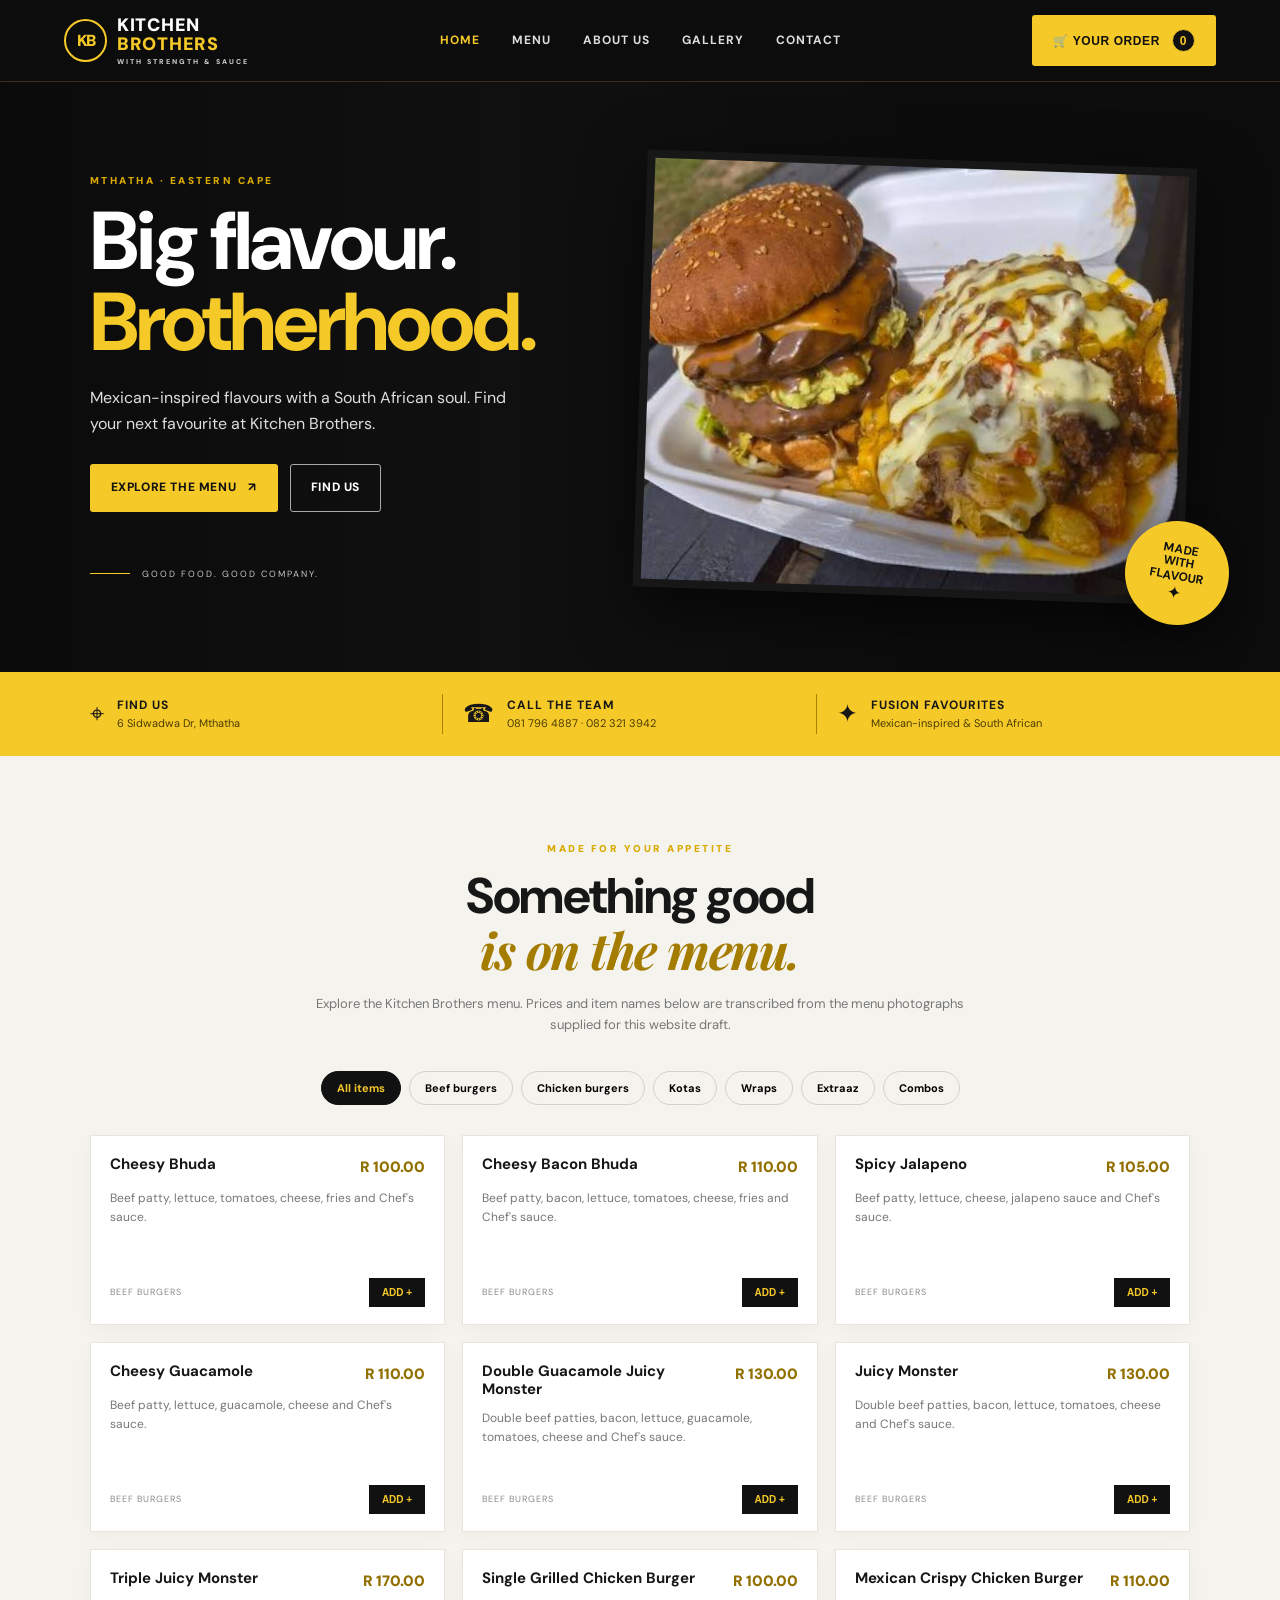
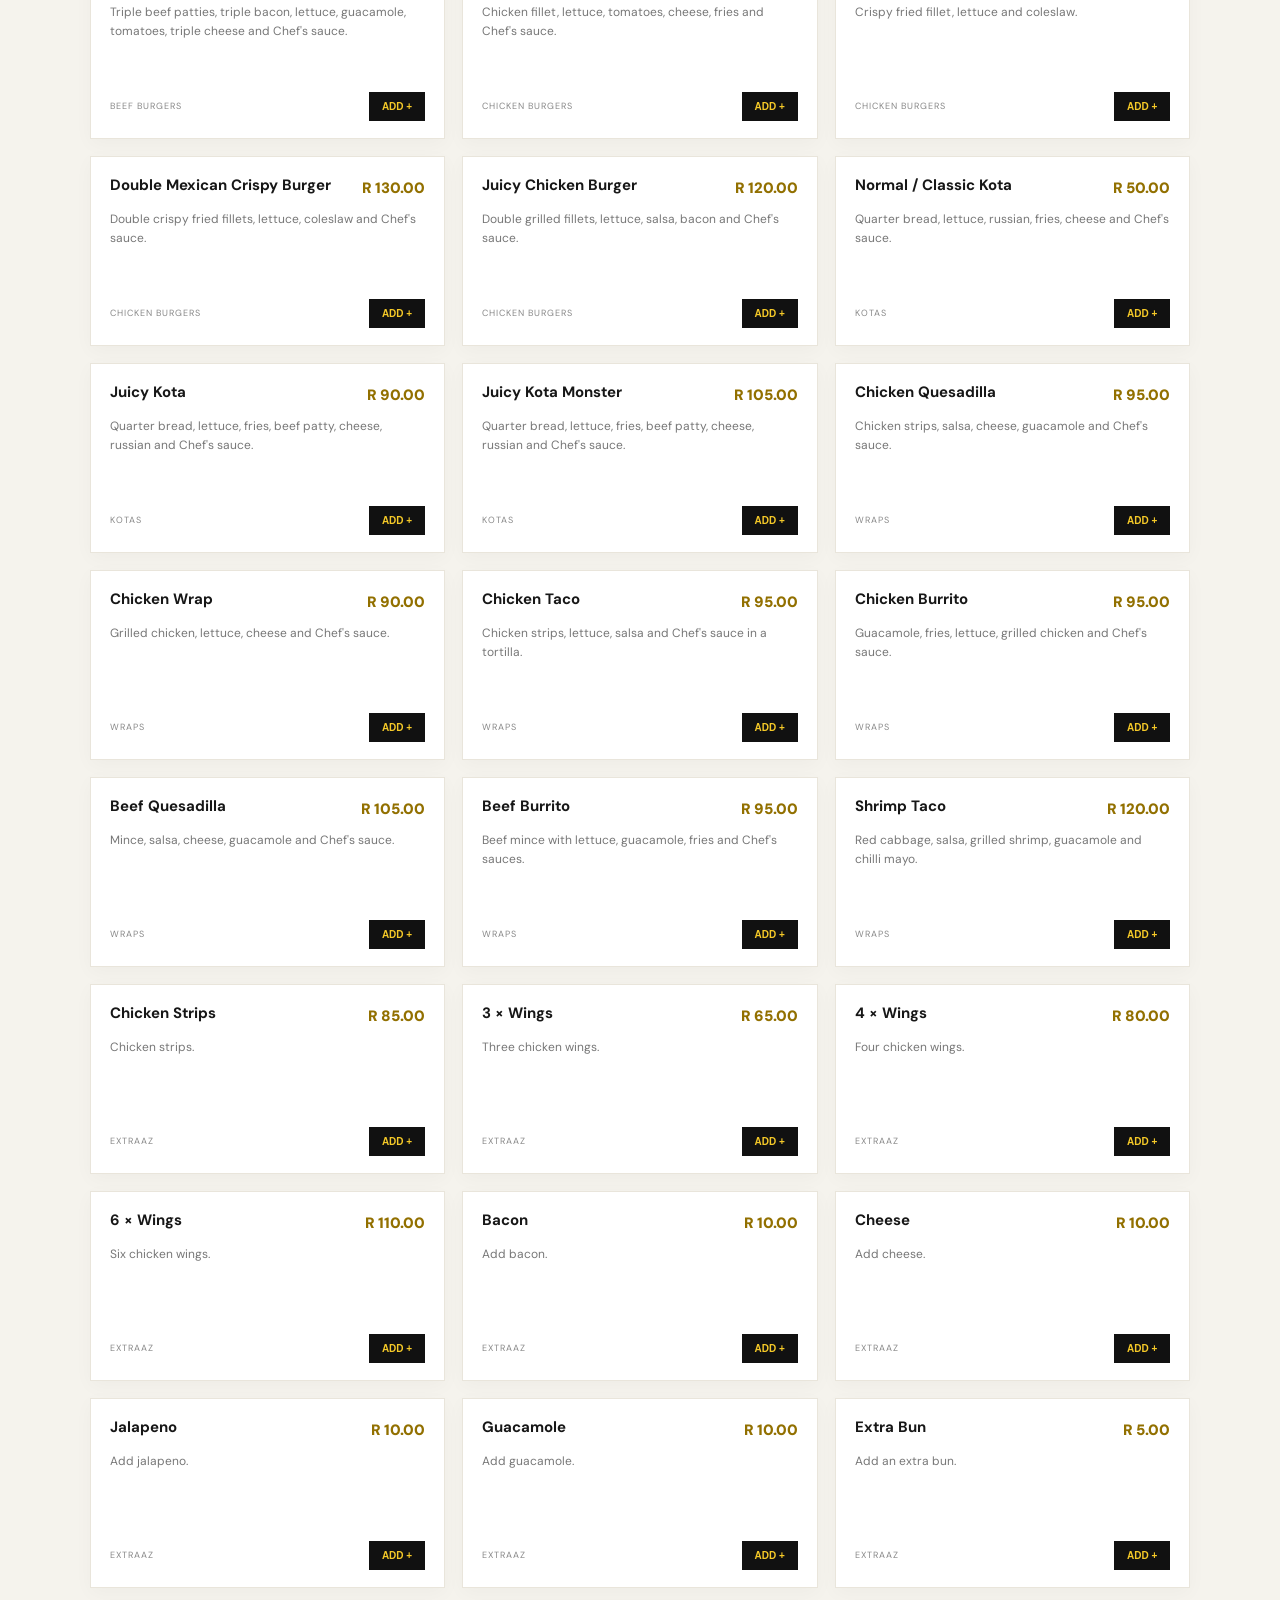
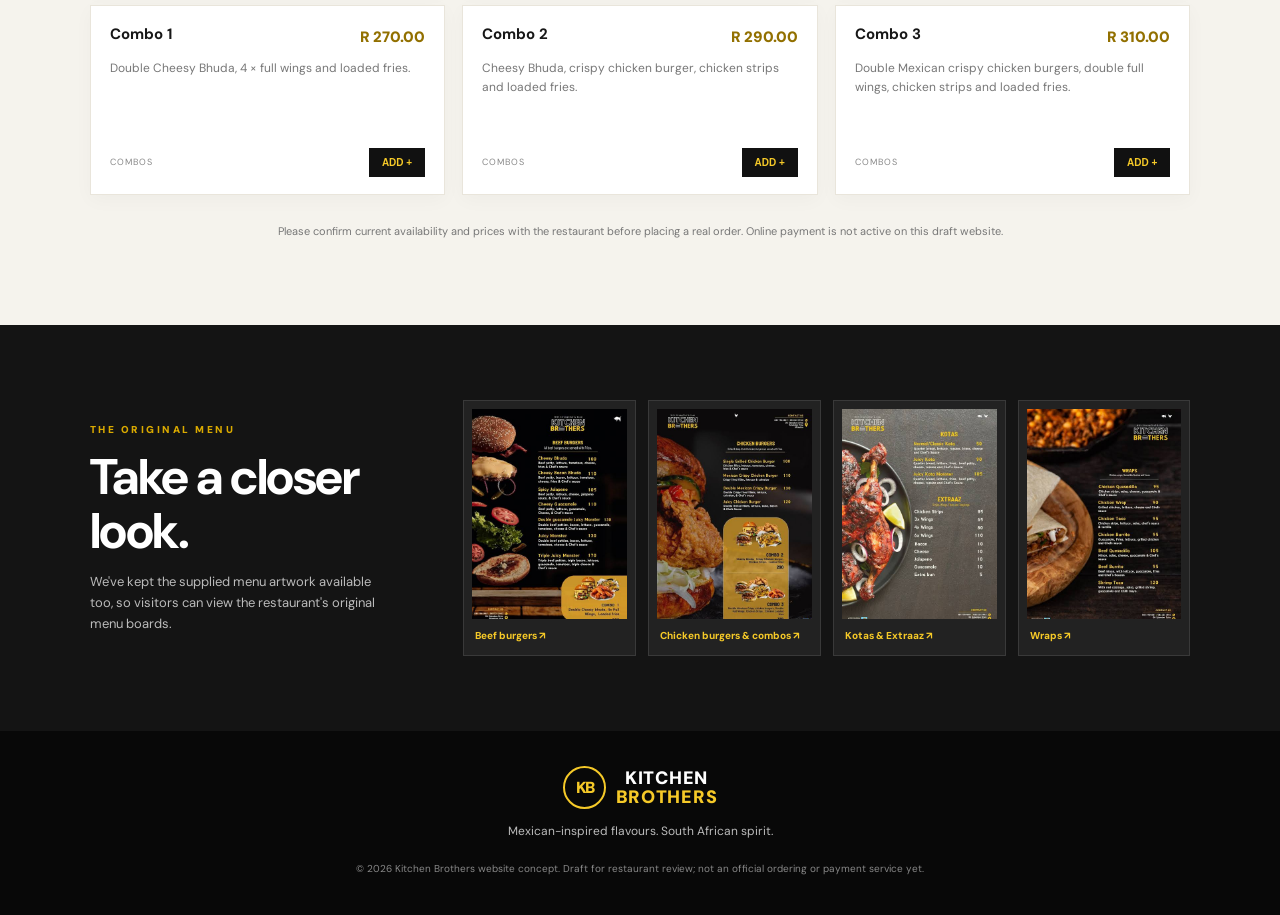
<file: index.html>
<!DOCTYPE html>
<html lang="en">
<head>

  <meta charset="UTF-8">
  <meta name="viewport" content="width=device-width, initial-scale=1.0">
  <meta name="description" content="Kitchen Brothers in Mthatha — Mexican-inspired flavours and South African favourites. Explore the menu and prepare your order online.">
  <meta name="theme-color" content="#111111">
  <meta name="robots" content="index,follow">
  <meta property="og:type" content="website">
  <meta property="og:title" content="Kitchen Brothers | Mthatha">
  <meta property="og:description" content="Mexican-inspired flavours with a South African soul. Explore the Kitchen Brothers menu in Mthatha.">
  <meta property="og:image" content="assets/food-feature.png">

  <link rel="icon" type="image/svg+xml" href="favicon.svg">
  <title>Kitchen Brothers | Burgers, Kotas &amp; Mexican-Inspired Food in Mthatha</title>

  <link rel="preconnect" href="https://fonts.googleapis.com">
  <link rel="preconnect" href="https://fonts.gstatic.com" crossorigin>
  <link href="https://fonts.googleapis.com/css2?family=DM+Sans:wght@400;500;600;700;800&family=Playfair+Display:ital,wght@1,600&display=swap" rel="stylesheet">
  <link rel="stylesheet" href="style.css">

</head>

<body>
<header class="site-header">
  <a class="brand" href="index.html" aria-label="Kitchen Brothers home">
    <span class="brand-mark">KB</span><span class="brand-name">KITCHEN <em>BROTHERS</em><small>WITH STRENGTH &amp; SAUCE</small></span>
  </a>
  <button class="menu-toggle" id="menuToggle" aria-label="Toggle navigation" aria-expanded="false">☰</button>
  <nav class="nav" id="mainNav">
    <a href="index.html" aria-current="page">Home</a>
    <a href="#menu">Menu</a>
    <a href="/html/about.html">About us</a>
    <a href="/html/gallery.html">Gallery</a>
    <a href="/html/contact.html">Contact</a>
  </nav>
  <button class="button button-gold cart-header" id="openCart">🛒 Your order <span id="cartCount" class="cart-count">0</span></button>
</header>

<main>
  <section class="hero" id="home">
    <div class="hero-shade"></div>
    <div class="hero-inner">
      <p class="eyebrow">MTHATHA · EASTERN CAPE</p>
      <h1>Big flavour.<br><span>Brotherhood.</span></h1>
      <p class="hero-copy">Mexican-inspired flavours with a South African soul. Find your next favourite at Kitchen Brothers.</p>
      <div class="hero-actions"><a class="button button-gold" href="#menu">Explore the menu <span>↗</span></a><a class="button button-light-outline" href="./html/contact.html">Find us</a></div>
      <div class="hero-caption"><span class="caption-line"></span> GOOD FOOD. GOOD COMPANY.</div>
    </div>
    <div class="hero-photo">
      <img src="/assets/food-feature.png" alt="Kitchen Brothers burger and loaded cheesy fries"></div>
    <div class="hero-stamp"><strong>MADE<br>WITH<br>FLAVOUR</strong><span>✦</span></div>
  </section>

  <section class="quick-strip">
    <div><span class="strip-icon">⌖</span><span><strong>Find us</strong><small>6 Sidwadwa Dr, Mthatha</small></span></div>
    <div><span class="strip-icon">☎</span><span><strong>Call the team</strong><small>081 796 4887 · 082 321 3942</small></span></div>
    <div><span class="strip-icon">✦</span><span><strong>Fusion favourites</strong><small>Mexican-inspired &amp; South African</small></span></div>
  </section>

  <section class="section menu-section" id="menu">
    <div class="section-heading">
      <p class="eyebrow">MADE FOR YOUR APPETITE</p><h2>Something good<br><em>is on the menu.</em></h2>
      <p>Explore the Kitchen Brothers menu. Prices and item names below are transcribed from the menu photographs supplied for this website draft.</p>
    </div>
    <div class="category-tabs" id="categoryTabs">
      <button class="category-tab active" data-category="all">All items</button>
      <button class="category-tab" data-category="beef">Beef burgers</button>
      <button class="category-tab" data-category="chicken">Chicken burgers</button>
      <button class="category-tab" data-category="kotas">Kotas</button>
      <button class="category-tab" data-category="wraps">Wraps</button>
      <button class="category-tab" data-category="extras">Extraaz</button>
      <button class="category-tab" data-category="combos">Combos</button>
    </div>
    <div class="menu-grid" id="menuGrid"></div>
    <p class="menu-footnote">Please confirm current availability and prices with the restaurant before placing a real order. Online payment is not active on this draft website.</p>
  </section>

  <section class="menu-board-section">
    <div class="board-copy"><p class="eyebrow">THE ORIGINAL MENU</p><h2>Take a closer<br>look.</h2><p>We've kept the supplied menu artwork available too, so visitors can view the restaurant's original menu boards.</p></div>
    <div class="menu-board-grid">
      <a href="./assets/menu-beef-burgers.png" target="_blank">
        <img src="./assets/menu-beef-burgers.png" alt="Original Kitchen Brothers beef burger menu"><span>Beef burgers ↗</span></a>
      <a href="./assets/menu-chicken-combos.png" target="_blank">
        <img src="./assets/menu-chicken-combos.png" alt="Original Kitchen Brothers chicken burger and combo menu"><span>Chicken burgers &amp; combos ↗</span></a>
      <a href="./assets/menu-kotas-extras.png" target="_blank">
        <img src="./assets/menu-kotas-extras.png" alt="Original Kitchen Brothers kota and extras menu"><span>Kotas &amp; Extraaz ↗</span></a>
      <a href="./assets/menu-wraps.png" target="_blank">
        <img src="./assets/menu-wraps.png" alt="Original Kitchen Brothers wraps menu"><span>Wraps ↗</span></a>
    </div>
  </section>

</main>
<footer class="site-footer"><a class="brand" href="#home"><span class="brand-mark">KB</span><span class="brand-name">KITCHEN <em>BROTHERS</em></span></a><p>Mexican-inspired flavours. South African spirit.</p><small>© <span id="year"></span> Kitchen Brothers website concept. Draft for restaurant review; not an official ordering or payment service yet.</small></footer>

<div class="modal-backdrop" id="cartBackdrop" hidden>
  <section class="modal-panel" role="dialog" aria-modal="true" aria-labelledby="cartTitle">
    <div class="modal-heading">
      <div><p class="eyebrow">YOUR SELECTION</p><h2 id="cartTitle">Your order</h2>
      </div>
      <button class="close-modal" data-close="cartBackdrop" aria-label="Close">×</button>
  </div>
    <div id="cartItems">

    </div>
    <div class="cart-total"><span>Subtotal</span><strong id="cartSubtotal">R0.00</strong>
    </div>
    <p class="fine-print">This is a front-end ordering preview. No order is sent to the restaurant and no payment is collected.</p>
    <button class="button button-gold full-button" id="goCheckout" disabled>Continue to checkout</button>
  </section>
</div>

<div class="modal-backdrop" id="checkoutBackdrop" hidden>
  <section class="modal-panel checkout-panel" role="dialog" aria-modal="true" aria-labelledby="checkoutTitle">
    <div class="modal-heading">
      <div><p class="eyebrow">ALMOST THERE</p>
        <h2 id="checkoutTitle">Checkout preview</h2>
      </div>
      <button class="close-modal" data-close="checkoutBackdrop" aria-label="Close">×</button>
    </div>
    
    <form id="checkoutForm">
      <div class="fulfilment-options">
        <label class="choice"><input type="radio" name="fulfilment" value="Collection" checked><span><strong>Collection</strong><small>Pick up at the restaurant</small></span>
        </label>
        <label class="choice"><input type="radio" name="fulfilment" value="Delivery"><span><strong>Delivery</strong><small>Delivery details required</small></span>
        </label>
      </div>

      <div class="form-grid">
        <label>Full name<input name="customerName" autocomplete="name" required placeholder="Your name"></label>
        <label>Phone number<input name="phone" type="tel" autocomplete="tel" required placeholder="Your contact number"></label>
        <label id="addressField" hidden>Delivery address<textarea name="address" rows="2" placeholder="Street, suburb and town"></textarea></label>
        <label>Order notes (optional)<textarea name="notes" rows="2" placeholder="Any special instructions?"></textarea></label>
      </div>

      <div class="cart-total"><span>Items subtotal</span><strong id="checkoutSubtotal">R0.00</strong></div>
      <p class="fine-print">Delivery fee is not configured. Payment gateway and restaurant order notifications will be connected in a later development stage.</p>
      <button class="button button-gold full-button" type="submit">Review order</button>
    </form>
  </section>
</div>

<div class="modal-backdrop" id="previewBackdrop" hidden>
  <section class="modal-panel" role="dialog" aria-modal="true" aria-labelledby="previewTitle">
    <div class="modal-heading">
      <div>
        <p class="eyebrow">ORDER SUMMARY</p>
        <h2 id="previewTitle">Review your details</h2>
      </div>
      <button class="close-modal" data-close="previewBackdrop" aria-label="Close">×</button>
  </div>
    <div id="orderPreview">
    </div>
    <p class="fine-print">Demo only: this order has not been submitted and no payment has been taken.</p>
    <button class="button button-gold full-button" id="copyOrder">Copy order summary</button>
    <button class="button button-dark full-button" id="backToMenu">Back to menu</button>
  </section>
</div>

<script src="../script.js"></script>
</body>
</html>
</file>
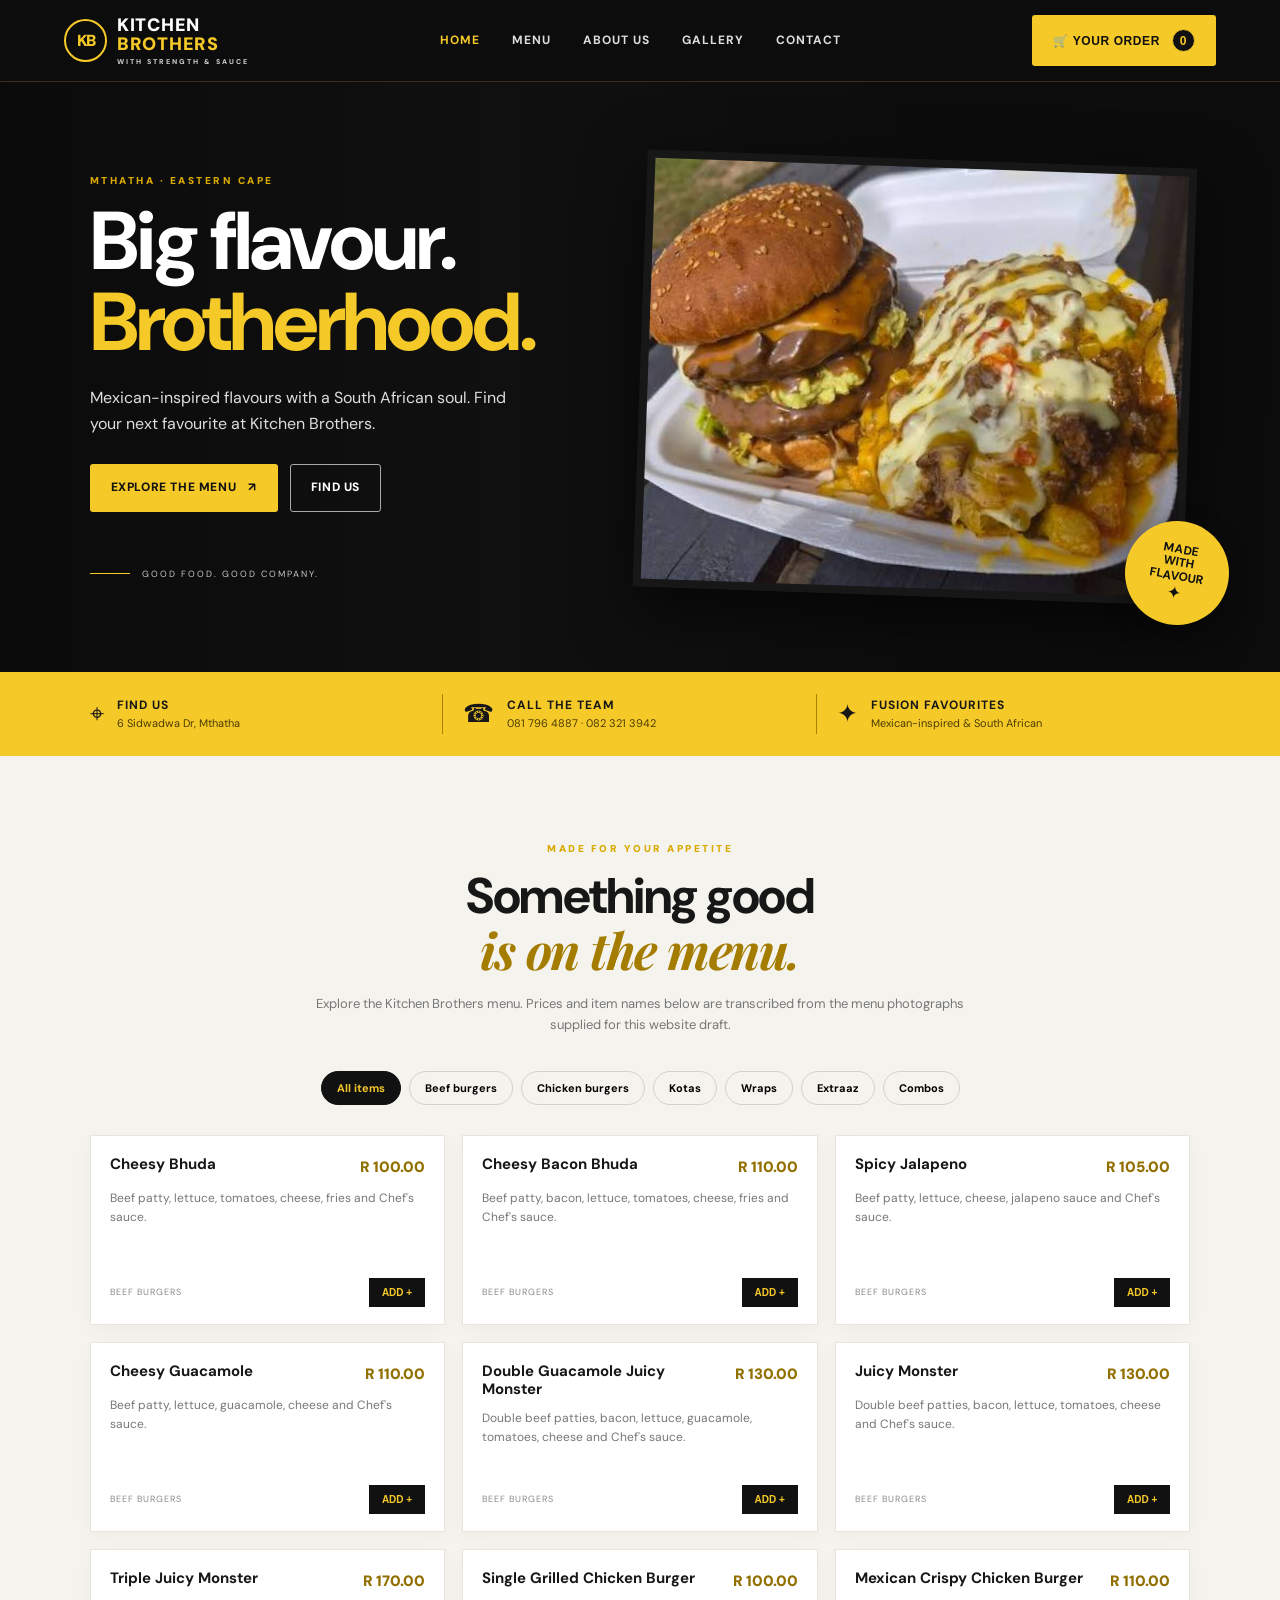
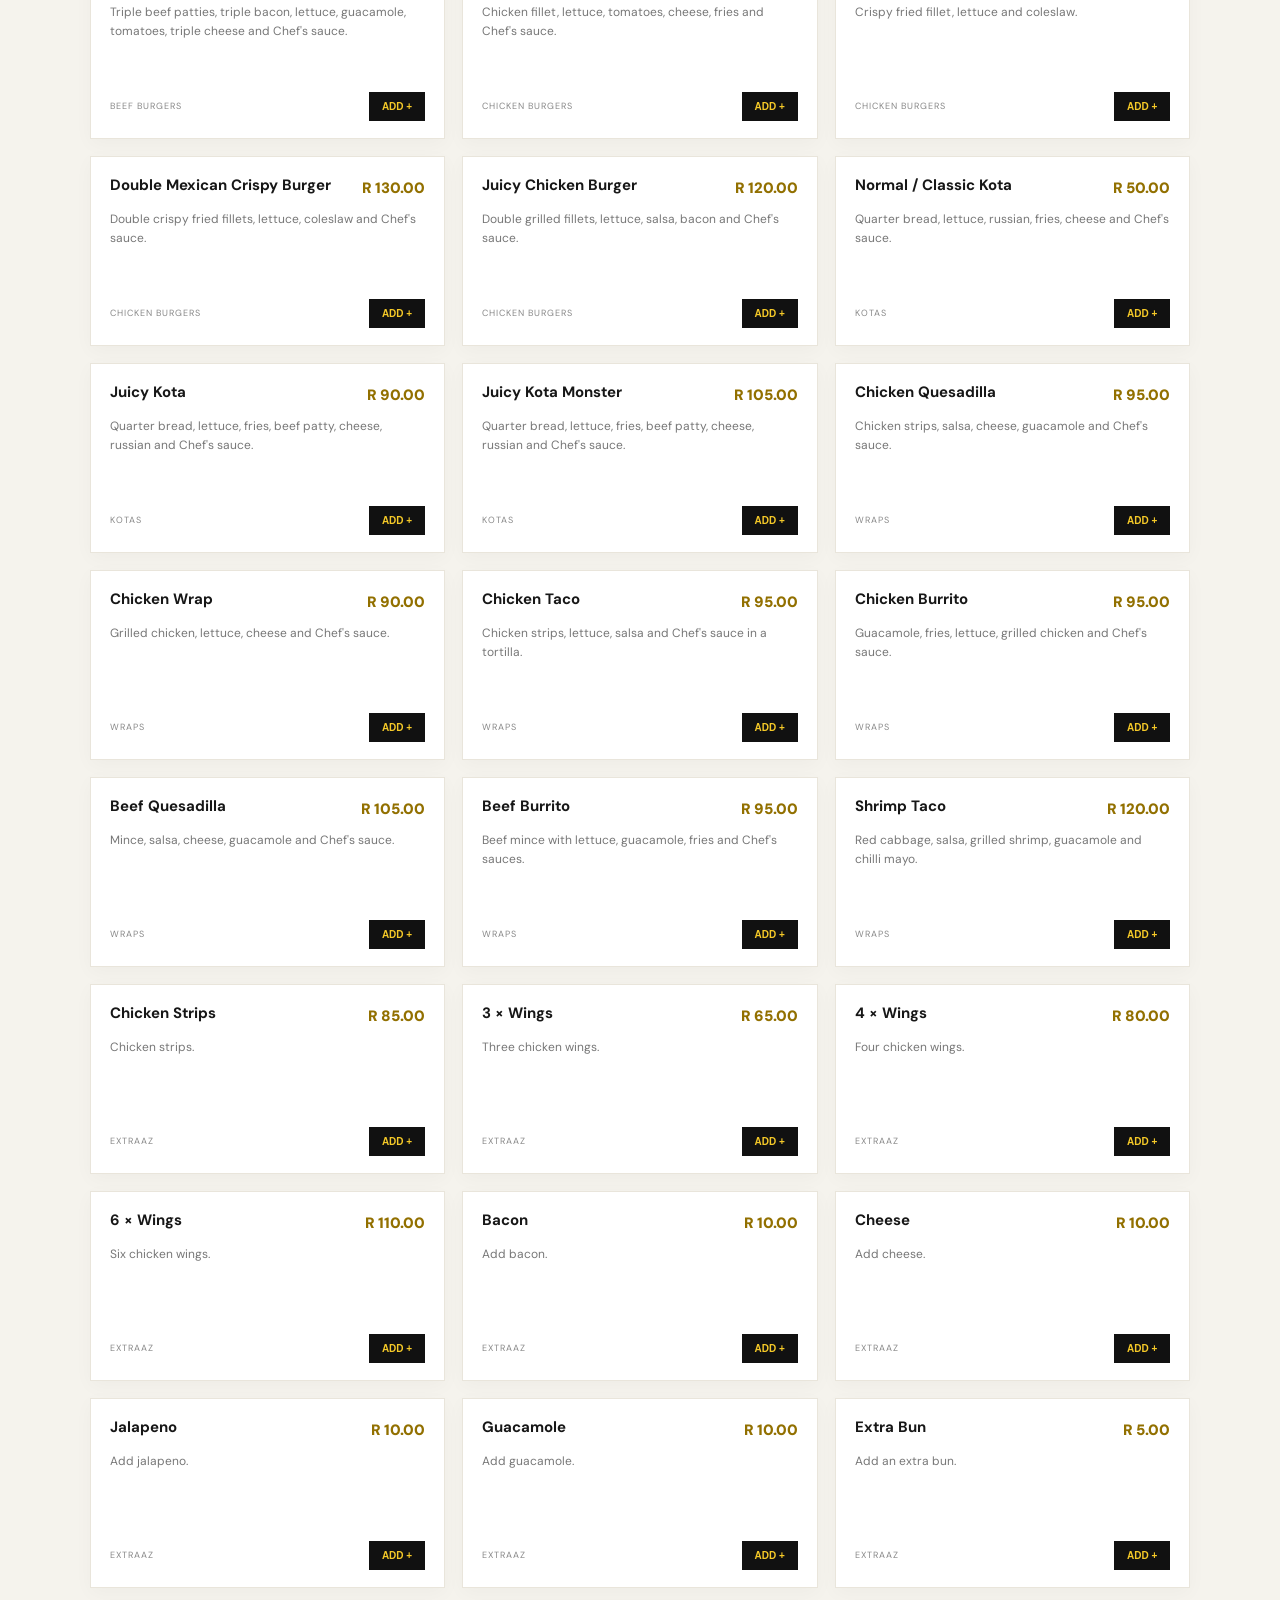
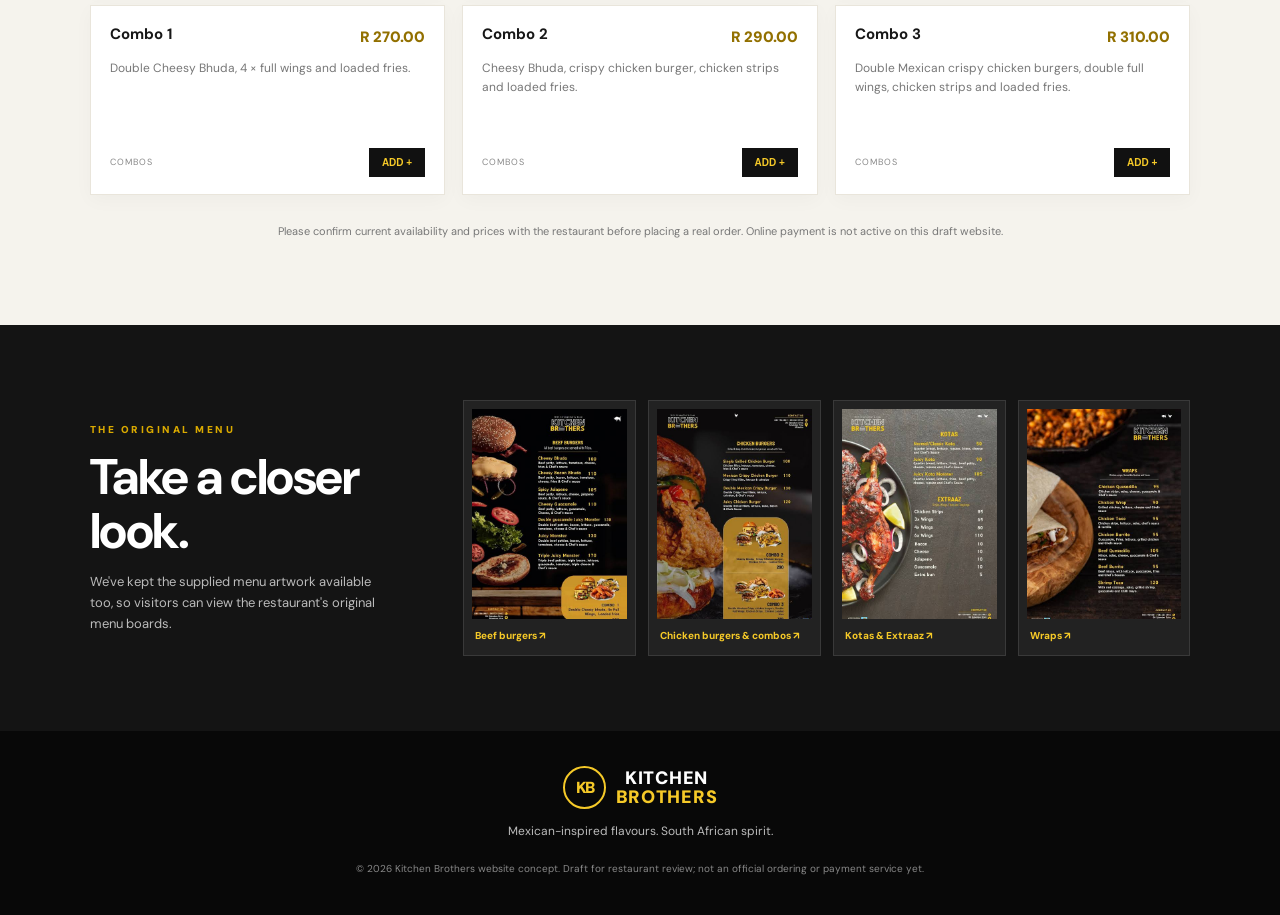
<file: html/index.html>
<!DOCTYPE html>
<html lang="en">
<head>

  <meta charset="UTF-8">
  <meta name="viewport" content="width=device-width, initial-scale=1.0">
  <meta name="description" content="Kitchen Brothers in Mthatha — Mexican-inspired flavours and South African favourites. Explore the menu and prepare your order online.">
  <meta name="theme-color" content="#111111">
  <meta name="robots" content="index,follow">
  <meta property="og:type" content="website">
  <meta property="og:title" content="Kitchen Brothers | Mthatha">
  <meta property="og:description" content="Mexican-inspired flavours with a South African soul. Explore the Kitchen Brothers menu in Mthatha.">
  <meta property="og:image" content="assets/food-feature.png">

  <link rel="icon" type="image/svg+xml" href="favicon.svg">
  <title>Kitchen Brothers | Burgers, Kotas &amp; Mexican-Inspired Food in Mthatha</title>

  <link rel="preconnect" href="https://fonts.googleapis.com">
  <link rel="preconnect" href="https://fonts.gstatic.com" crossorigin>
  <link href="https://fonts.googleapis.com/css2?family=DM+Sans:wght@400;500;600;700;800&family=Playfair+Display:ital,wght@1,600&display=swap" rel="stylesheet">
  <link rel="stylesheet" href="../style.css">

</head>

<body>
<header class="site-header">
  <a class="brand" href="./index.html" aria-label="Kitchen Brothers home">
    <span class="brand-mark">KB</span><span class="brand-name">KITCHEN <em>BROTHERS</em><small>WITH STRENGTH &amp; SAUCE</small></span>
  </a>
  <button class="menu-toggle" id="menuToggle" aria-label="Toggle navigation" aria-expanded="false">☰</button>
  <nav class="nav" id="mainNav">
    <a href="./index.html" aria-current="page">Home</a>
    <a href="#menu">Menu</a>
    <a href="./about.html">About us</a>
    <a href="./gallery.html">Gallery</a>
    <a href="./contact.html">Contact</a>
  </nav>
  <button class="button button-gold cart-header" id="openCart">🛒 Your order <span id="cartCount" class="cart-count">0</span></button>
</header>

<main>
  <section class="hero" id="home">
    <div class="hero-shade"></div>
    <div class="hero-inner">
      <p class="eyebrow">MTHATHA · EASTERN CAPE</p>
      <h1>Big flavour.<br><span>Brotherhood.</span></h1>
      <p class="hero-copy">Mexican-inspired flavours with a South African soul. Find your next favourite at Kitchen Brothers.</p>
      <div class="hero-actions"><a class="button button-gold" href="#menu">Explore the menu <span>↗</span></a><a class="button button-light-outline" href="contact.html">Find us</a></div>
      <div class="hero-caption"><span class="caption-line"></span> GOOD FOOD. GOOD COMPANY.</div>
    </div>
    <div class="hero-photo">
      <img src="../assets/food-feature.png" alt="Kitchen Brothers burger and loaded cheesy fries"></div>
    <div class="hero-stamp"><strong>MADE<br>WITH<br>FLAVOUR</strong><span>✦</span></div>
  </section>

  <section class="quick-strip">
    <div><span class="strip-icon">⌖</span><span><strong>Find us</strong><small>6 Sidwadwa Dr, Mthatha</small></span></div>
    <div><span class="strip-icon">☎</span><span><strong>Call the team</strong><small>081 796 4887 · 082 321 3942</small></span></div>
    <div><span class="strip-icon">✦</span><span><strong>Fusion favourites</strong><small>Mexican-inspired &amp; South African</small></span></div>
  </section>

  <section class="section menu-section" id="menu">
    <div class="section-heading">
      <p class="eyebrow">MADE FOR YOUR APPETITE</p><h2>Something good<br><em>is on the menu.</em></h2>
      <p>Explore the Kitchen Brothers menu. Prices and item names below are transcribed from the menu photographs supplied for this website draft.</p>
    </div>
    <div class="category-tabs" id="categoryTabs">
      <button class="category-tab active" data-category="all">All items</button>
      <button class="category-tab" data-category="beef">Beef burgers</button>
      <button class="category-tab" data-category="chicken">Chicken burgers</button>
      <button class="category-tab" data-category="kotas">Kotas</button>
      <button class="category-tab" data-category="wraps">Wraps</button>
      <button class="category-tab" data-category="extras">Extraaz</button>
      <button class="category-tab" data-category="combos">Combos</button>
    </div>
    <div class="menu-grid" id="menuGrid"></div>
    <p class="menu-footnote">Please confirm current availability and prices with the restaurant before placing a real order. Online payment is not active on this draft website.</p>
  </section>

  <section class="menu-board-section">
    <div class="board-copy"><p class="eyebrow">THE ORIGINAL MENU</p><h2>Take a closer<br>look.</h2><p>We've kept the supplied menu artwork available too, so visitors can view the restaurant's original menu boards.</p></div>
    <div class="menu-board-grid">
      <a href="../assets/menu-beef-burgers.png" target="_blank">
        <img src="../assets/menu-beef-burgers.png" alt="Original Kitchen Brothers beef burger menu"><span>Beef burgers ↗</span></a>
      <a href="../assets/menu-chicken-combos.png" target="_blank">
        <img src="../assets/menu-chicken-combos.png" alt="Original Kitchen Brothers chicken burger and combo menu"><span>Chicken burgers &amp; combos ↗</span></a>
      <a href="../assets/menu-kotas-extras.png" target="_blank">
        <img src="../assets/menu-kotas-extras.png" alt="Original Kitchen Brothers kota and extras menu"><span>Kotas &amp; Extraaz ↗</span></a>
      <a href="../assets/menu-wraps.png" target="_blank">
        <img src="../assets/menu-wraps.png" alt="Original Kitchen Brothers wraps menu"><span>Wraps ↗</span></a>
    </div>
  </section>

</main>
<footer class="site-footer"><a class="brand" href="#home"><span class="brand-mark">KB</span><span class="brand-name">KITCHEN <em>BROTHERS</em></span></a><p>Mexican-inspired flavours. South African spirit.</p><small>© <span id="year"></span> Kitchen Brothers website concept. Draft for restaurant review; not an official ordering or payment service yet.</small></footer>

<div class="modal-backdrop" id="cartBackdrop" hidden>
  <section class="modal-panel" role="dialog" aria-modal="true" aria-labelledby="cartTitle">
    <div class="modal-heading"><div><p class="eyebrow">YOUR SELECTION</p><h2 id="cartTitle">Your order</h2></div><button class="close-modal" data-close="cartBackdrop" aria-label="Close">×</button></div>
    <div id="cartItems"></div><div class="cart-total"><span>Subtotal</span><strong id="cartSubtotal">R0.00</strong></div>
    <p class="fine-print">This is a front-end ordering preview. No order is sent to the restaurant and no payment is collected.</p>
    <button class="button button-gold full-button" id="goCheckout" disabled>Continue to checkout</button>
  </section>
</div>

<div class="modal-backdrop" id="checkoutBackdrop" hidden>
  <section class="modal-panel checkout-panel" role="dialog" aria-modal="true" aria-labelledby="checkoutTitle">
    <div class="modal-heading"><div><p class="eyebrow">ALMOST THERE</p><h2 id="checkoutTitle">Checkout preview</h2></div><button class="close-modal" data-close="checkoutBackdrop" aria-label="Close">×</button></div>
    <form id="checkoutForm">
      <div class="fulfilment-options">
        <label class="choice"><input type="radio" name="fulfilment" value="Collection" checked><span><strong>Collection</strong><small>Pick up at the restaurant</small></span></label>
        <label class="choice"><input type="radio" name="fulfilment" value="Delivery"><span><strong>Delivery</strong><small>Delivery details required</small></span></label>
      </div>

      <div class="form-grid">
        <label>Full name<input name="customerName" autocomplete="name" required placeholder="Your name"></label>
        <label>Phone number<input name="phone" type="tel" autocomplete="tel" required placeholder="Your contact number"></label>
        <label id="addressField" hidden>Delivery address<textarea name="address" rows="2" placeholder="Street, suburb and town"></textarea></label>
        <label>Order notes (optional)<textarea name="notes" rows="2" placeholder="Any special instructions?"></textarea></label>
      </div>

      <div class="cart-total"><span>Items subtotal</span><strong id="checkoutSubtotal">R0.00</strong></div>
      <p class="fine-print">Delivery fee is not configured. Payment gateway and restaurant order notifications will be connected in a later development stage.</p>
      <button class="button button-gold full-button" type="submit">Review order</button>
    </form>
  </section>
</div>

<div class="modal-backdrop" id="previewBackdrop" hidden>
  <section class="modal-panel" role="dialog" aria-modal="true" aria-labelledby="previewTitle">
    <div class="modal-heading"><div><p class="eyebrow">ORDER SUMMARY</p><h2 id="previewTitle">Review your details</h2></div><button class="close-modal" data-close="previewBackdrop" aria-label="Close">×</button></div>
    <div id="orderPreview"></div><p class="fine-print">Demo only: this order has not been submitted and no payment has been taken.</p>
    <button class="button button-gold full-button" id="copyOrder">Copy order summary</button>
    <button class="button button-dark full-button" id="backToMenu">Back to menu</button>
  </section>
</div>

<script src="../script.js"></script>
</body>
</html>
</file>
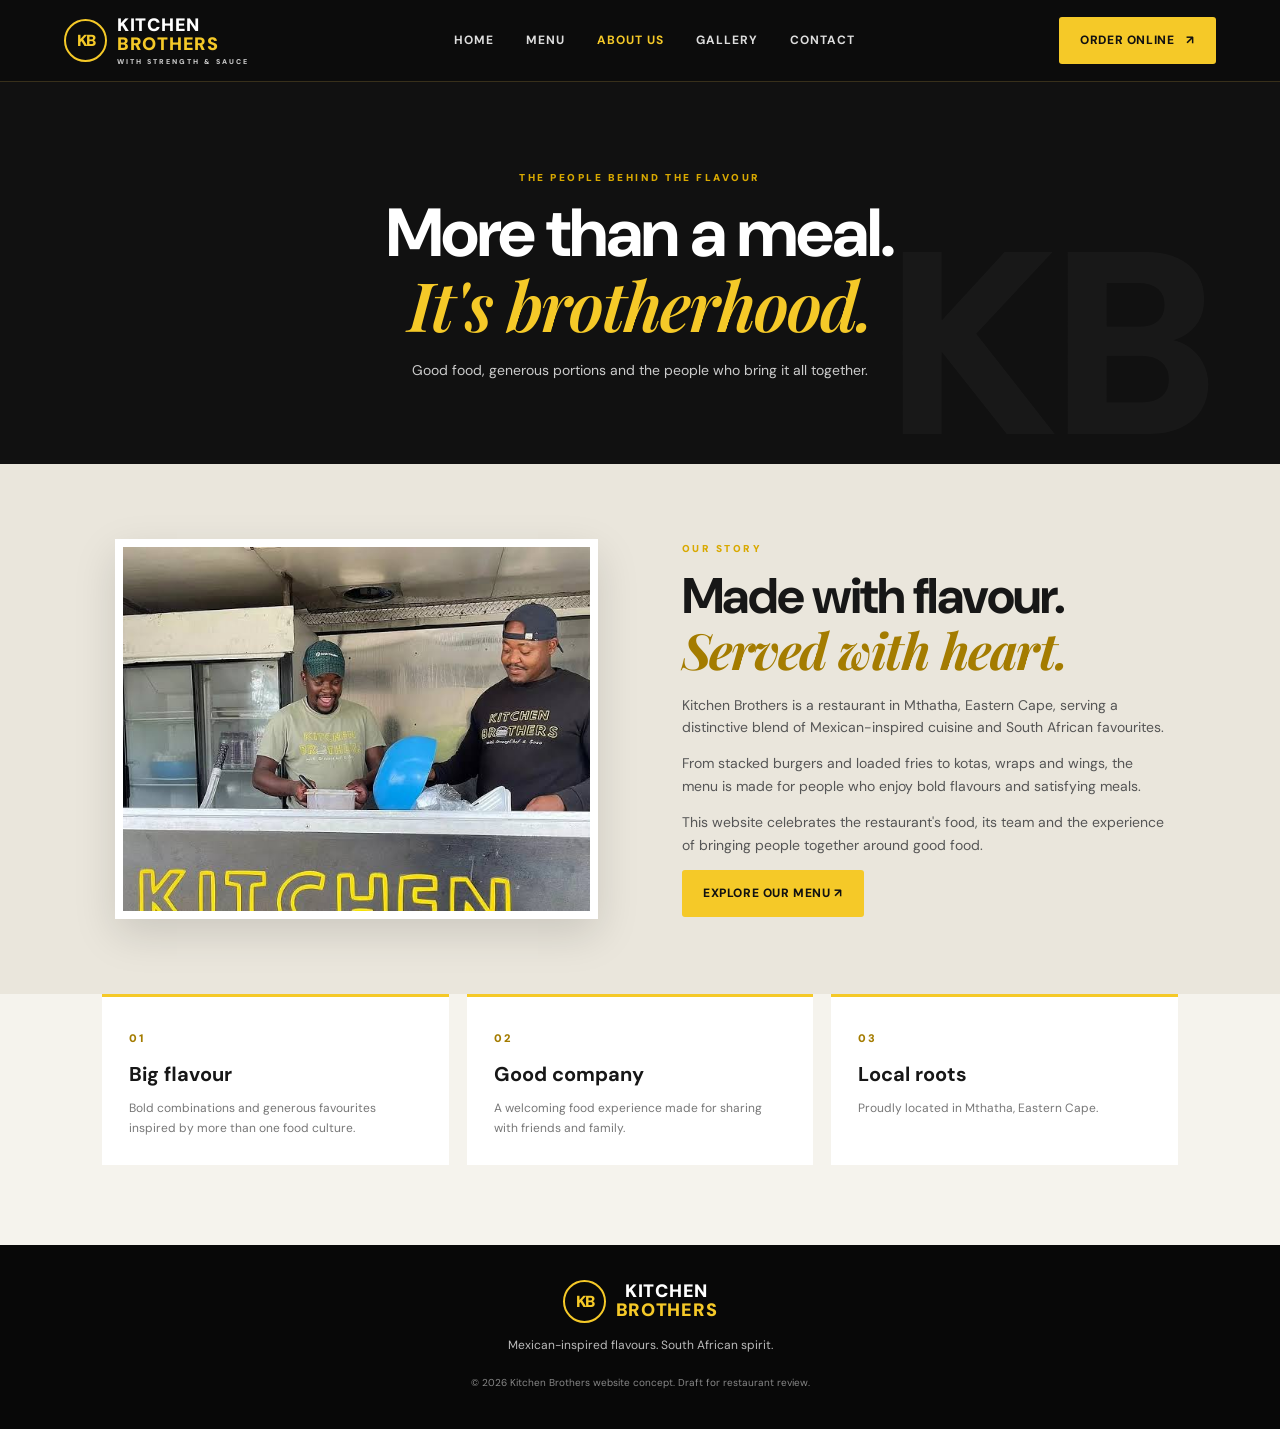
<file: about.html>
<!DOCTYPE html>
<html lang="en">
<head>
  <meta charset="UTF-8">
  <meta name="viewport" content="width=device-width, initial-scale=1.0">
  <meta name="description" content="Meet Kitchen Brothers, a Mthatha restaurant bringing together Mexican-inspired flavours and South African favourites.">
  <meta name="theme-color" content="#111111">
  <meta name="robots" content="index,follow">
  <link rel="icon" type="image/svg+xml" href="favicon.svg">
  <title>About Us | Kitchen Brothers</title>
  <link rel="preconnect" href="https://fonts.googleapis.com">
  <link rel="preconnect" href="https://fonts.gstatic.com" crossorigin>
  <link href="https://fonts.googleapis.com/css2?family=DM+Sans:wght@400;500;600;700;800&family=Playfair+Display:ital,wght@1,600&display=swap" rel="stylesheet">
  <link rel="stylesheet" href="style.css">
</head>
<body>
<header class="site-header">
  <a class="brand" href="index.html" aria-label="Kitchen Brothers home"><span class="brand-mark">KB</span><span class="brand-name">KITCHEN <em>BROTHERS</em><small>WITH STRENGTH &amp; SAUCE</small></span></a>
  <button class="menu-toggle" id="menuToggle" aria-label="Toggle navigation" aria-expanded="false">☰</button>
  <nav class="nav" id="mainNav">
    <a href="index.html">Home</a><a href="index.html#menu">Menu</a><a href="about.html" aria-current="page">About us</a><a href="gallery.html" >Gallery</a><a href="contact.html" >Contact</a>
  </nav>
  <a class="button button-gold cart-header" href="index.html#menu">Order online <span>↗</span></a>
</header>
<main>
<section class="inner-page-hero"><p class="eyebrow">THE PEOPLE BEHIND THE FLAVOUR</p><h1>More than a meal.<br><em>It's brotherhood.</em></h1><p>Good food, generous portions and the people who bring it all together.</p></section>
<section class="story-section page-story">
  <div class="story-image"><img src="assets/team-kitchen.png" alt="Kitchen Brothers team working at their food counter"></div>
  <div class="story-copy"><p class="eyebrow">OUR STORY</p><h2>Made with flavour.<br><em>Served with heart.</em></h2>
  <p>Kitchen Brothers is a restaurant in Mthatha, Eastern Cape, serving a distinctive blend of Mexican-inspired cuisine and South African favourites.</p>
  <p>From stacked burgers and loaded fries to kotas, wraps and wings, the menu is made for people who enjoy bold flavours and satisfying meals.</p>
  <p>This website celebrates the restaurant's food, its team and the experience of bringing people together around good food.</p>
  <a class="button button-gold" href="index.html#menu">Explore our menu ↗</a></div>
</section>
<section class="values-section"><article><span>01</span><h3>Big flavour</h3><p>Bold combinations and generous favourites inspired by more than one food culture.</p></article><article><span>02</span><h3>Good company</h3><p>A welcoming food experience made for sharing with friends and family.</p></article><article><span>03</span><h3>Local roots</h3><p>Proudly located in Mthatha, Eastern Cape.</p></article></section>
</main><footer class="site-footer"><a class="brand" href="index.html"><span class="brand-mark">KB</span><span class="brand-name">KITCHEN <em>BROTHERS</em></span></a><p>Mexican-inspired flavours. South African spirit.</p><small>© <span id="year"></span> Kitchen Brothers website concept. Draft for restaurant review.</small></footer>
<script>document.querySelector("#year").textContent=new Date().getFullYear();const t=document.querySelector("#menuToggle"),n=document.querySelector("#mainNav");t.addEventListener("click",()=>{const o=n.classList.toggle("open");t.setAttribute("aria-expanded",String(o));t.textContent=o?"×":"☰"});n.querySelectorAll("a").forEach(a=>a.addEventListener("click",()=>{n.classList.remove("open");t.setAttribute("aria-expanded","false");t.textContent="☰"}));</script>
</body></html>
</file>
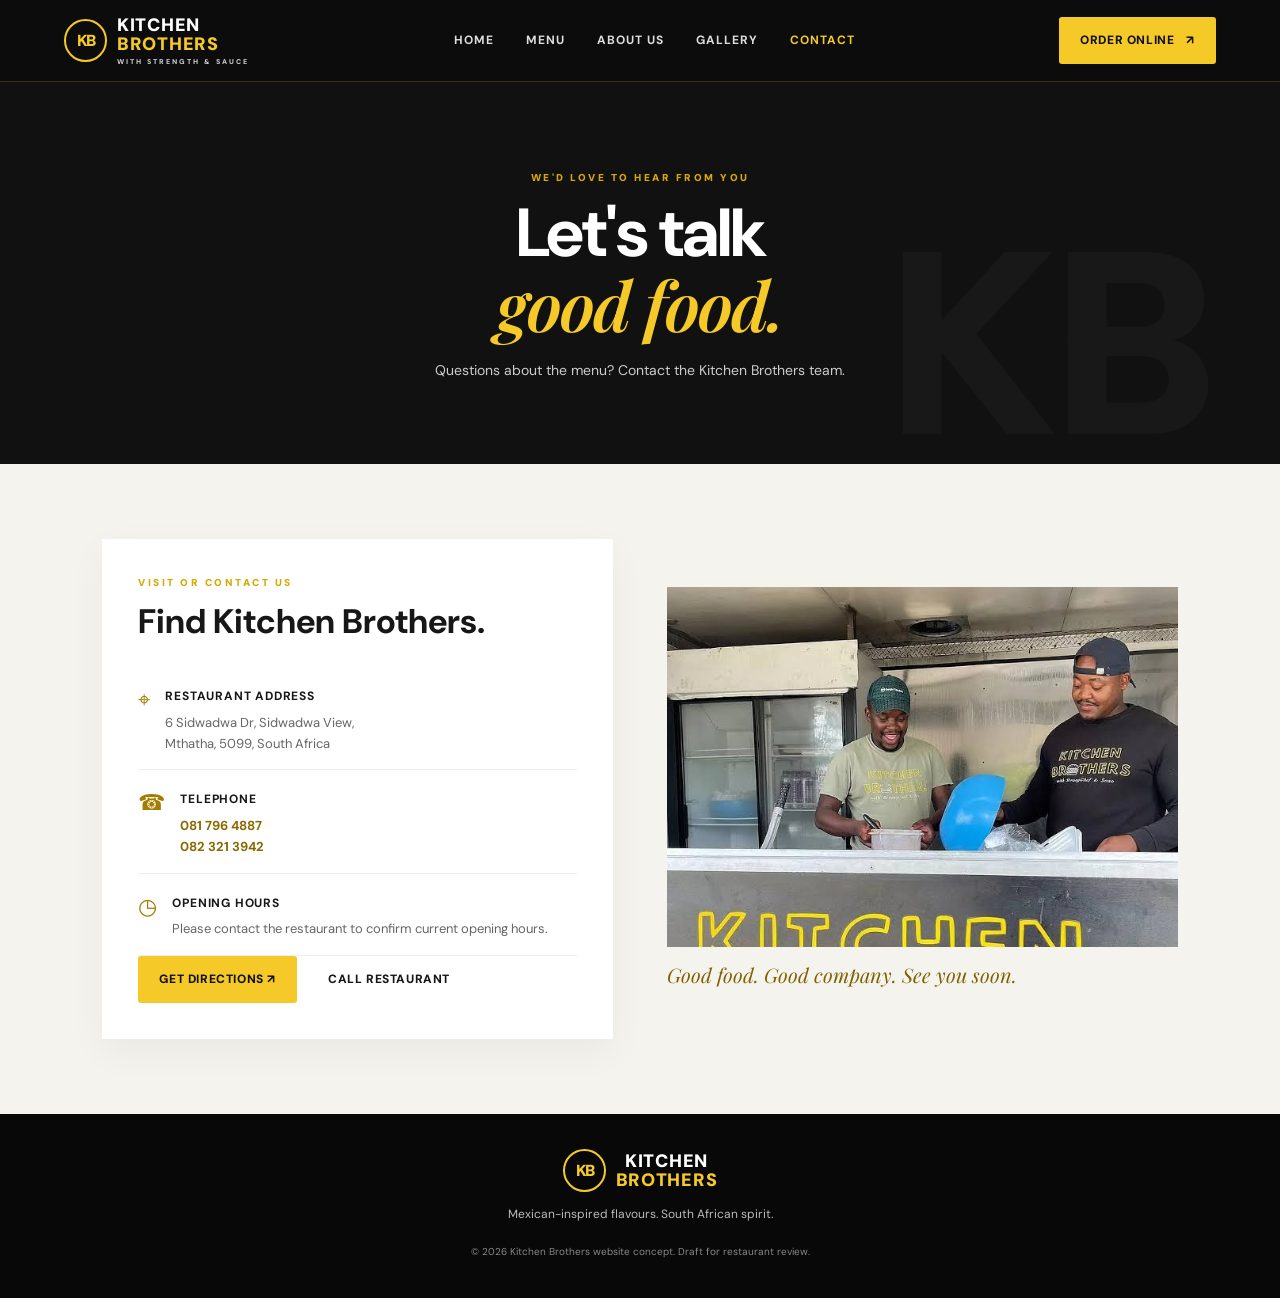
<file: contact.html>
<!DOCTYPE html>
<html lang="en">
<head>
  <meta charset="UTF-8">
  <meta name="viewport" content="width=device-width, initial-scale=1.0">
  <meta name="description" content="Contact Kitchen Brothers in Mthatha, view restaurant location and find directions.">
  <meta name="theme-color" content="#111111">
  <meta name="robots" content="index,follow">
  <link rel="icon" type="image/svg+xml" href="favicon.svg">
  <title>Contact | Kitchen Brothers</title>
  <link rel="preconnect" href="https://fonts.googleapis.com">
  <link rel="preconnect" href="https://fonts.gstatic.com" crossorigin>
  <link href="https://fonts.googleapis.com/css2?family=DM+Sans:wght@400;500;600;700;800&family=Playfair+Display:ital,wght@1,600&display=swap" rel="stylesheet">
  <link rel="stylesheet" href="style.css">
</head>
<body>
<header class="site-header">
  <a class="brand" href="index.html" aria-label="Kitchen Brothers home"><span class="brand-mark">KB</span><span class="brand-name">KITCHEN <em>BROTHERS</em><small>WITH STRENGTH &amp; SAUCE</small></span></a>
  <button class="menu-toggle" id="menuToggle" aria-label="Toggle navigation" aria-expanded="false">☰</button>
  <nav class="nav" id="mainNav">
    <a href="index.html">Home</a><a href="index.html#menu">Menu</a><a href="about.html" >About us</a><a href="gallery.html" >Gallery</a><a href="contact.html" aria-current="page">Contact</a>
  </nav>
  <a class="button button-gold cart-header" href="index.html#menu">Order online <span>↗</span></a>
</header>
<main>
<section class="inner-page-hero"><p class="eyebrow">WE'D LOVE TO HEAR FROM YOU</p><h1>Let's talk<br><em>good food.</em></h1><p>Questions about the menu? Contact the Kitchen Brothers team.</p></section>
<section class="contact-page-layout">
<div class="contact-info-card"><p class="eyebrow">VISIT OR CONTACT US</p><h2>Find Kitchen Brothers.</h2>
<div class="contact-detail"><span>⌖</span><div><strong>Restaurant address</strong><p>6 Sidwadwa Dr, Sidwadwa View,<br>Mthatha, 5099, South Africa</p></div></div>
<div class="contact-detail"><span>☎</span><div><strong>Telephone</strong><p><a href="tel:+27817964887">081 796 4887</a><br><a href="tel:+27823213942">082 321 3942</a></p></div></div>
<div class="contact-detail"><span>◷</span><div><strong>Opening hours</strong><p>Please contact the restaurant to confirm current opening hours.</p></div></div>
<div class="contact-actions"><a class="button button-gold" href="https://www.google.com/maps/search/?api=1&amp;query=Kitchen+Brothers%2C+6+Sidwadwa+Dr%2C+Mthatha" target="_blank" rel="noopener">Get directions ↗</a><a class="button button-dark" href="tel:+27817964887">Call restaurant</a></div>
</div>
<div class="contact-photo"><img src="assets/team-kitchen.png" alt="Kitchen Brothers team at the restaurant counter"><p>Good food. Good company. See you soon.</p></div>
</section>
</main><footer class="site-footer"><a class="brand" href="index.html"><span class="brand-mark">KB</span><span class="brand-name">KITCHEN <em>BROTHERS</em></span></a><p>Mexican-inspired flavours. South African spirit.</p><small>© <span id="year"></span> Kitchen Brothers website concept. Draft for restaurant review.</small></footer>
<script>document.querySelector("#year").textContent=new Date().getFullYear();const t=document.querySelector("#menuToggle"),n=document.querySelector("#mainNav");t.addEventListener("click",()=>{const o=n.classList.toggle("open");t.setAttribute("aria-expanded",String(o));t.textContent=o?"×":"☰"});n.querySelectorAll("a").forEach(a=>a.addEventListener("click",()=>{n.classList.remove("open");t.setAttribute("aria-expanded","false");t.textContent="☰"}));</script>
</body></html>
</file>
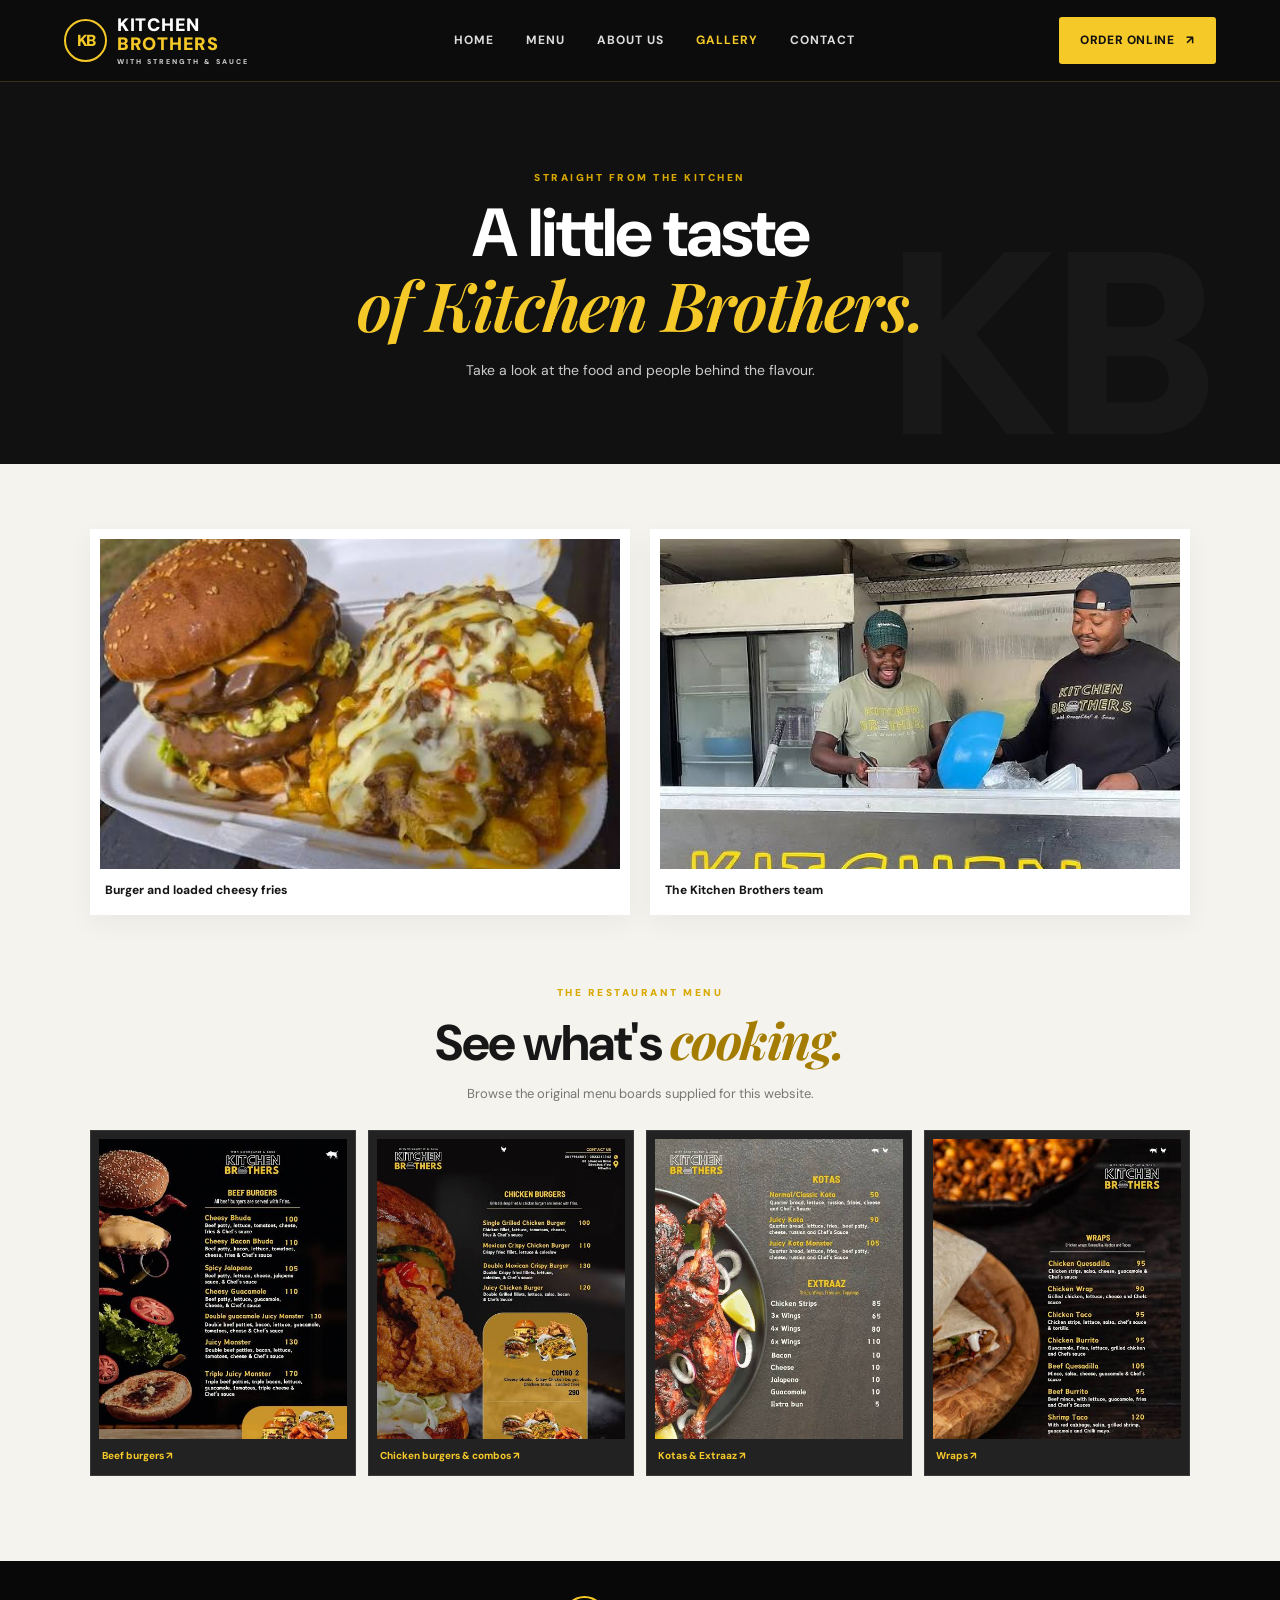
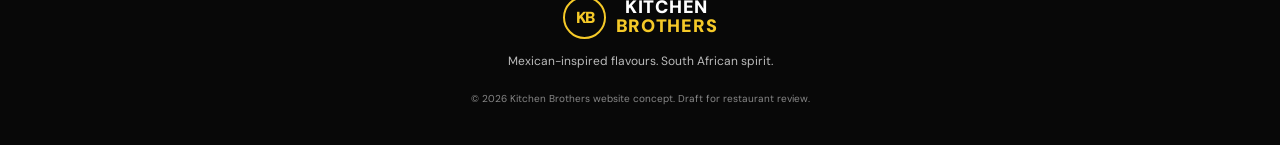
<file: gallery.html>
<!DOCTYPE html>
<html lang="en">
<head>
  <meta charset="UTF-8">
  <meta name="viewport" content="width=device-width, initial-scale=1.0">
  <meta name="description" content="Explore Kitchen Brothers food and restaurant photographs in Mthatha.">
  <meta name="theme-color" content="#111111">
  <meta name="robots" content="index,follow">
  <link rel="icon" type="image/svg+xml" href="favicon.svg">
  <title>Gallery | Kitchen Brothers</title>
  <link rel="preconnect" href="https://fonts.googleapis.com">
  <link rel="preconnect" href="https://fonts.gstatic.com" crossorigin>
  <link href="https://fonts.googleapis.com/css2?family=DM+Sans:wght@400;500;600;700;800&family=Playfair+Display:ital,wght@1,600&display=swap" rel="stylesheet">
  <link rel="stylesheet" href="style.css">
</head>
<body>
<header class="site-header">
  <a class="brand" href="index.html" aria-label="Kitchen Brothers home"><span class="brand-mark">KB</span><span class="brand-name">KITCHEN <em>BROTHERS</em><small>WITH STRENGTH &amp; SAUCE</small></span></a>
  <button class="menu-toggle" id="menuToggle" aria-label="Toggle navigation" aria-expanded="false">☰</button>
  <nav class="nav" id="mainNav">
    <a href="index.html">Home</a><a href="index.html#menu">Menu</a><a href="about.html" >About us</a><a href="gallery.html" aria-current="page">Gallery</a><a href="contact.html" >Contact</a>
  </nav>
  <a class="button button-gold cart-header" href="index.html#menu">Order online <span>↗</span></a>
</header>
<main>
<section class="inner-page-hero"><p class="eyebrow">STRAIGHT FROM THE KITCHEN</p><h1>A little taste<br><em>of Kitchen Brothers.</em></h1><p>Take a look at the food and people behind the flavour.</p></section>
<section class="section gallery-page-section">
<div class="gallery-page-grid">
<figure><img src="assets/food-feature.png" alt="Kitchen Brothers burger and loaded cheesy fries"><figcaption>Burger and loaded cheesy fries</figcaption></figure>
<figure><img src="assets/team-kitchen.png" alt="Kitchen Brothers team preparing food"><figcaption>The Kitchen Brothers team</figcaption></figure>
</div>
<div class="section-heading original-heading"><p class="eyebrow">THE RESTAURANT MENU</p><h2>See what's <em>cooking.</em></h2><p>Browse the original menu boards supplied for this website.</p></div>
<div class="menu-board-grid gallery-menu-boards">
<a href="assets/menu-beef-burgers.png" target="_blank" rel="noopener"><img src="assets/menu-beef-burgers.png" alt="Original beef burger menu"><span>Beef burgers ↗</span></a>
<a href="assets/menu-chicken-combos.png" target="_blank" rel="noopener"><img src="assets/menu-chicken-combos.png" alt="Original chicken burgers and combos menu"><span>Chicken burgers &amp; combos ↗</span></a>
<a href="assets/menu-kotas-extras.png" target="_blank" rel="noopener"><img src="assets/menu-kotas-extras.png" alt="Original kotas and extras menu"><span>Kotas &amp; Extraaz ↗</span></a>
<a href="assets/menu-wraps.png" target="_blank" rel="noopener"><img src="assets/menu-wraps.png" alt="Original wraps menu"><span>Wraps ↗</span></a>
</div></section></main><footer class="site-footer"><a class="brand" href="index.html"><span class="brand-mark">KB</span><span class="brand-name">KITCHEN <em>BROTHERS</em></span></a><p>Mexican-inspired flavours. South African spirit.</p><small>© <span id="year"></span> Kitchen Brothers website concept. Draft for restaurant review.</small></footer>
<script>document.querySelector("#year").textContent=new Date().getFullYear();const t=document.querySelector("#menuToggle"),n=document.querySelector("#mainNav");t.addEventListener("click",()=>{const o=n.classList.toggle("open");t.setAttribute("aria-expanded",String(o));t.textContent=o?"×":"☰"});n.querySelectorAll("a").forEach(a=>a.addEventListener("click",()=>{n.classList.remove("open");t.setAttribute("aria-expanded","false");t.textContent="☰"}));</script>
</body></html>
</file>
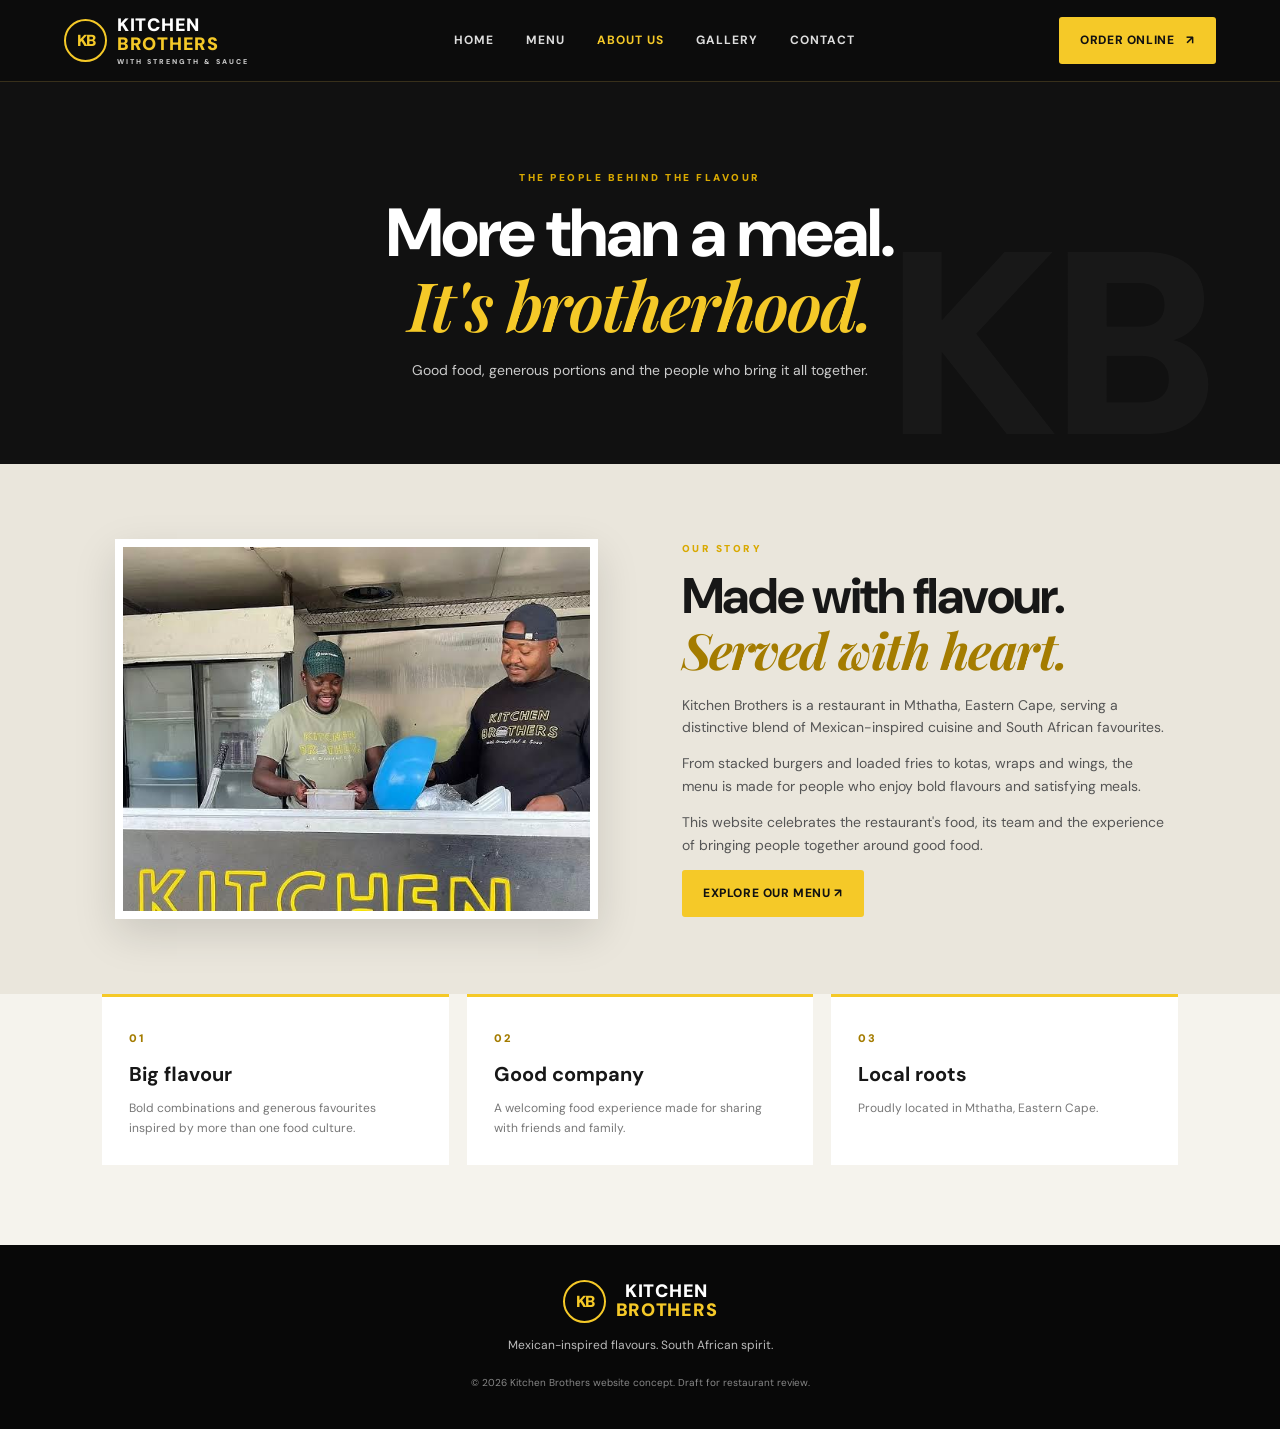
<file: html/about.html>
<!DOCTYPE html>
<html lang="en">
<head>
  <meta charset="UTF-8">
  <meta name="viewport" content="width=device-width, initial-scale=1.0">
  <meta name="description" content="Meet Kitchen Brothers, a Mthatha restaurant bringing together Mexican-inspired flavours and South African favourites.">
  <meta name="theme-color" content="#111111">
  <meta name="robots" content="index,follow">
  <link rel="icon" type="image/svg+xml" href="favicon.svg">
  <title>About Us | Kitchen Brothers</title>
  <link rel="preconnect" href="https://fonts.googleapis.com">
  <link rel="preconnect" href="https://fonts.gstatic.com" crossorigin>
  <link href="https://fonts.googleapis.com/css2?family=DM+Sans:wght@400;500;600;700;800&family=Playfair+Display:ital,wght@1,600&display=swap" rel="stylesheet">
  <link rel="stylesheet" href="../style.css">
</head>
<body>
<header class="site-header">
  <a class="brand" href="../index.html" aria-label="Kitchen Brothers home"><span class="brand-mark">KB</span><span class="brand-name">KITCHEN <em>BROTHERS</em><small>WITH STRENGTH &amp; SAUCE</small></span></a>
  <button class="menu-toggle" id="menuToggle" aria-label="Toggle navigation" aria-expanded="false">☰</button>

  <nav class="nav" id="mainNav">
    <a href="../index.html">Home</a>
    <a href="#menu">Menu</a>
    <a href="/html/about.html" aria-current="page">About us</a>
    <a href="/html/gallery.html" >Gallery</a>
    <a href="/html/contact.html" >Contact</a>
  </nav>

  <a class="button button-gold cart-header" href="index.html#menu">Order online <span>↗</span></a>
</header>
<main>
<section class="inner-page-hero"><p class="eyebrow">THE PEOPLE BEHIND THE FLAVOUR</p><h1>More than a meal.<br><em>It's brotherhood.</em></h1><p>Good food, generous portions and the people who bring it all together.</p>
</section>

<section class="story-section page-story">

  <div class="story-image">
    <img src="../assets/team-kitchen.png" alt="Kitchen Brothers team working at their food counter"></div>
  <div class="story-copy"><p class="eyebrow">OUR STORY</p><h2>Made with flavour.<br><em>Served with heart.</em></h2>
  <p>Kitchen Brothers is a restaurant in Mthatha, Eastern Cape, serving a distinctive blend of Mexican-inspired cuisine and South African favourites.</p>
  <p>From stacked burgers and loaded fries to kotas, wraps and wings, the menu is made for people who enjoy bold flavours and satisfying meals.</p>
  <p>This website celebrates the restaurant's food, its team and the experience of bringing people together around good food.</p>
  <a class="button button-gold" href="index.html#menu">Explore our menu ↗</a></div>
</section>
<section class="values-section">
<article><span>01</span><h3>Big flavour</h3><p>Bold combinations and generous favourites inspired by more than one food culture.</p>
</article><article><span>02</span><h3>Good company</h3><p>A welcoming food experience made for sharing with friends and family.</p>
</article><article><span>03</span><h3>Local roots</h3><p>Proudly located in Mthatha, Eastern Cape.</p>
</article>
</section>
</main>
<footer class="site-footer">
  <a class="brand" href="../index.html"><span class="brand-mark">KB</span><span class="brand-name">KITCHEN <em>BROTHERS</em></span>
  </a><p>Mexican-inspired flavours. South African spirit.</p><small>© <span id="year"></span> Kitchen Brothers website concept. Draft for restaurant review.
</small>
</footer>

<script>
document.querySelector("#year").textContent=new Date().getFullYear();
const t=document.querySelector("#menuToggle"),n=document.querySelector("#mainNav");

t.addEventListener("click",()=>{const o=n.classList.toggle("open");
t.setAttribute("aria-expanded",String(o));t.textContent=o?"×":"☰"});

n.querySelectorAll("a").forEach(a=>a.addEventListener("click",()=>{n.classList.remove("open");
t.setAttribute("aria-expanded","false");
t.textContent="☰"}));

</script>
</body>
</html>
</file>
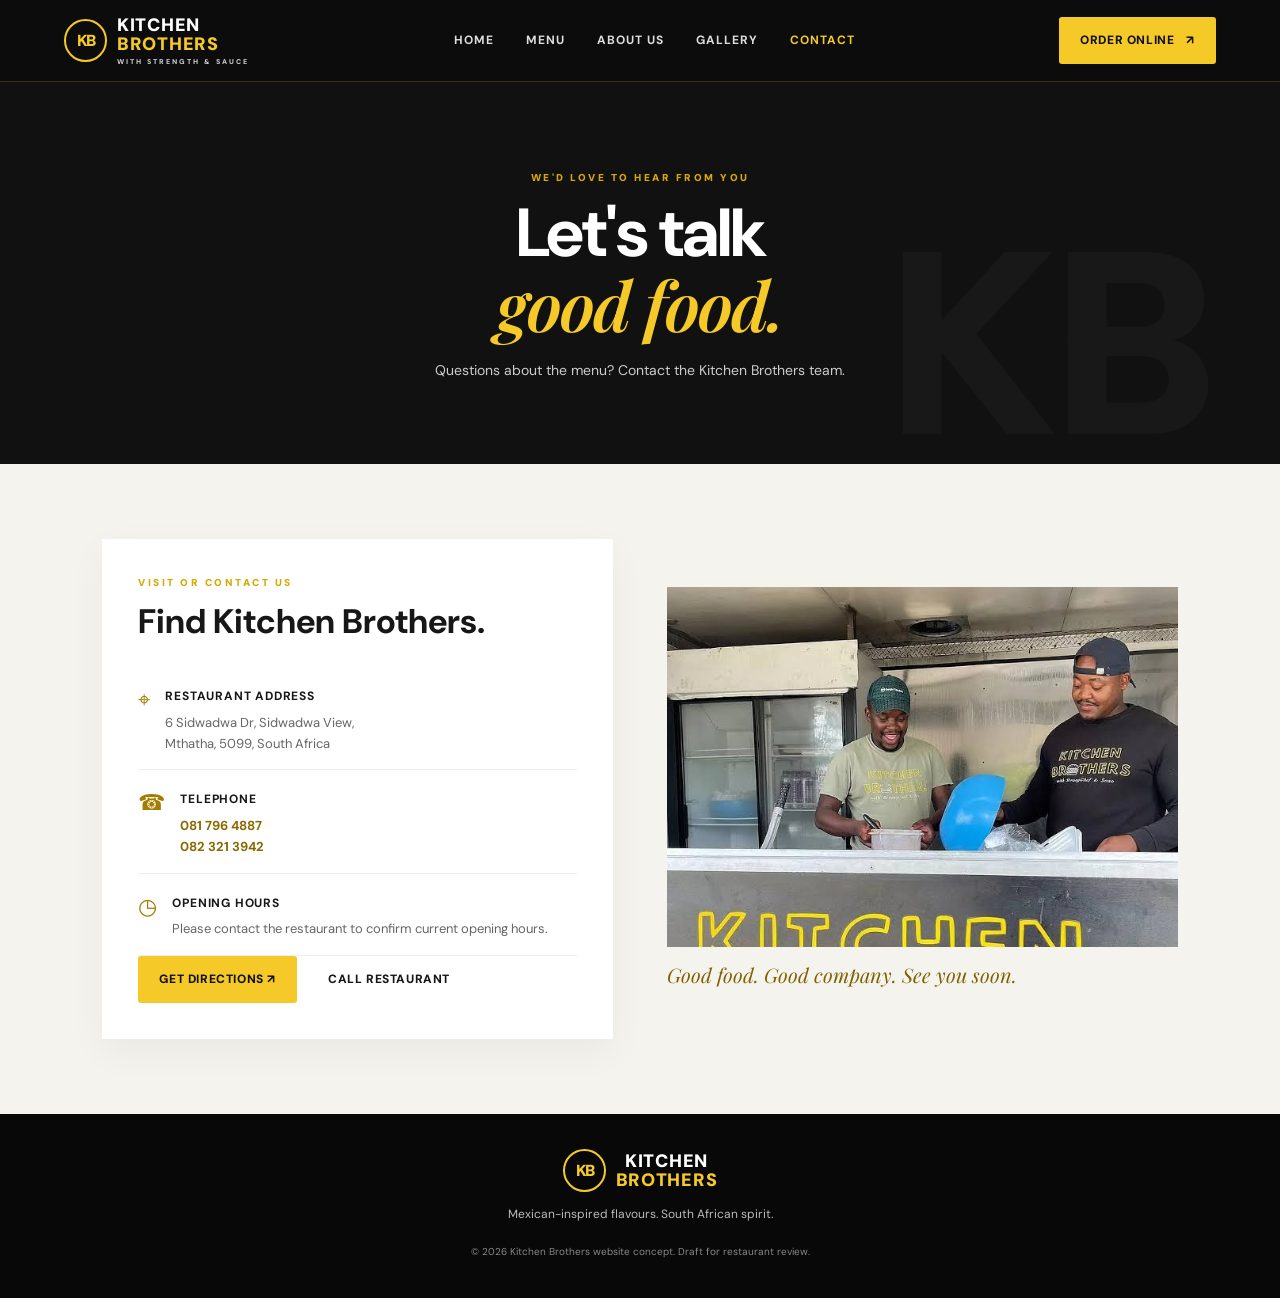
<file: html/contact.html>
<!DOCTYPE html>
<html lang="en">
<head>
  <meta charset="UTF-8">
  <meta name="viewport" content="width=device-width, initial-scale=1.0">
  <meta name="description" content="Contact Kitchen Brothers in Mthatha, view restaurant location and find directions.">
  <meta name="theme-color" content="#111111">
  <meta name="robots" content="index,follow">

  <link rel="icon" type="image/svg+xml" href="favicon.svg">
  <title>Contact | Kitchen Brothers</title>
  <link rel="preconnect" href="https://fonts.googleapis.com">
  <link rel="preconnect" href="https://fonts.gstatic.com" crossorigin>
  <link href="https://fonts.googleapis.com/css2?family=DM+Sans:wght@400;500;600;700;800&family=Playfair+Display:ital,wght@1,600&display=swap" rel="stylesheet">
  <link rel="stylesheet" href="../style.css">
</head>

<body>
<header class="site-header">
  <a class="brand" href="../index.html" aria-label="Kitchen Brothers home"><span class="brand-mark">KB</span><span class="brand-name">KITCHEN <em>BROTHERS</em><small>WITH STRENGTH &amp; SAUCE</small></span></a>
  <button class="menu-toggle" id="menuToggle" aria-label="Toggle navigation" aria-expanded="false">☰</button>
  <nav class="nav" id="mainNav">
    <a href="../index.html">Home</a>
    <a href="index.html#menu">Menu</a>
    <a href="/html/about.html" >About us</a>
    <a href="/html/gallery.html" >Gallery</a>
    <a href="/html/contact.html" aria-current="page">Contact</a>
  </nav>
  <a class="button button-gold cart-header" href="index.html#menu">Order online <span>↗</span></a>
</header>

<main>
<section class="inner-page-hero"><p class="eyebrow">WE'D LOVE TO HEAR FROM YOU</p><h1>Let's talk<br><em>good food.</em></h1><p>Questions about the menu? Contact the Kitchen Brothers team.</p>
</section>
<section class="contact-page-layout">
<div class="contact-info-card"><p class="eyebrow">VISIT OR CONTACT US</p><h2>Find Kitchen Brothers.</h2>
<div class="contact-detail"><span>⌖</span><div><strong>Restaurant address</strong><p>6 Sidwadwa Dr, Sidwadwa View,<br>Mthatha, 5099, South Africa</p>
</div>
</div>
<div class="contact-detail"><span>☎</span><div><strong>Telephone</strong><p><a href="tel:+27817964887">081 796 4887</a><br><a href="tel:+27823213942">082 321 3942</a></p>
</div></div>
<div class="contact-detail"><span>◷</span><div><strong>Opening hours</strong><p>Please contact the restaurant to confirm current opening hours.</p></div>
</div>
<div class="contact-actions"><a class="button button-gold" href="https://www.google.com/maps/search/?api=1&amp;query=Kitchen+Brothers%2C+6+Sidwadwa+Dr%2C+Mthatha" target="_blank" rel="noopener">Get directions ↗</a>
  <a class="button button-dark" href="tel:+27817964887">Call restaurant</a>
</div>
</div>
<div class="contact-photo"><img src="../assets/team-kitchen.png" alt="Kitchen Brothers team at the restaurant counter"><p>Good food. Good company. See you soon.</p>
</div>
</section>
</main>
<footer class="site-footer">
  <a class="brand" href="../index.html"><span class="brand-mark">KB</span><span class="brand-name">KITCHEN <em>BROTHERS</em></span></a><p>Mexican-inspired flavours. South African spirit.</p><small>© <span id="year"></span> Kitchen Brothers website concept. Draft for restaurant review.</small>
</footer>
<script>
document.querySelector("#year").textContent=new Date().getFullYear();
const t=document.querySelector("#menuToggle"),n=document.querySelector("#mainNav");
t.addEventListener("click",()=>{const o=n.classList.toggle("open");
t.setAttribute("aria-expanded",String(o));t.textContent=o?"×":"☰"});
n.querySelectorAll("a").forEach(a=>a.addEventListener("click",()=>{n.classList.remove("open");
t.setAttribute("aria-expanded","false");t.textContent="☰"}));
</script>
</body>
</html>
</file>
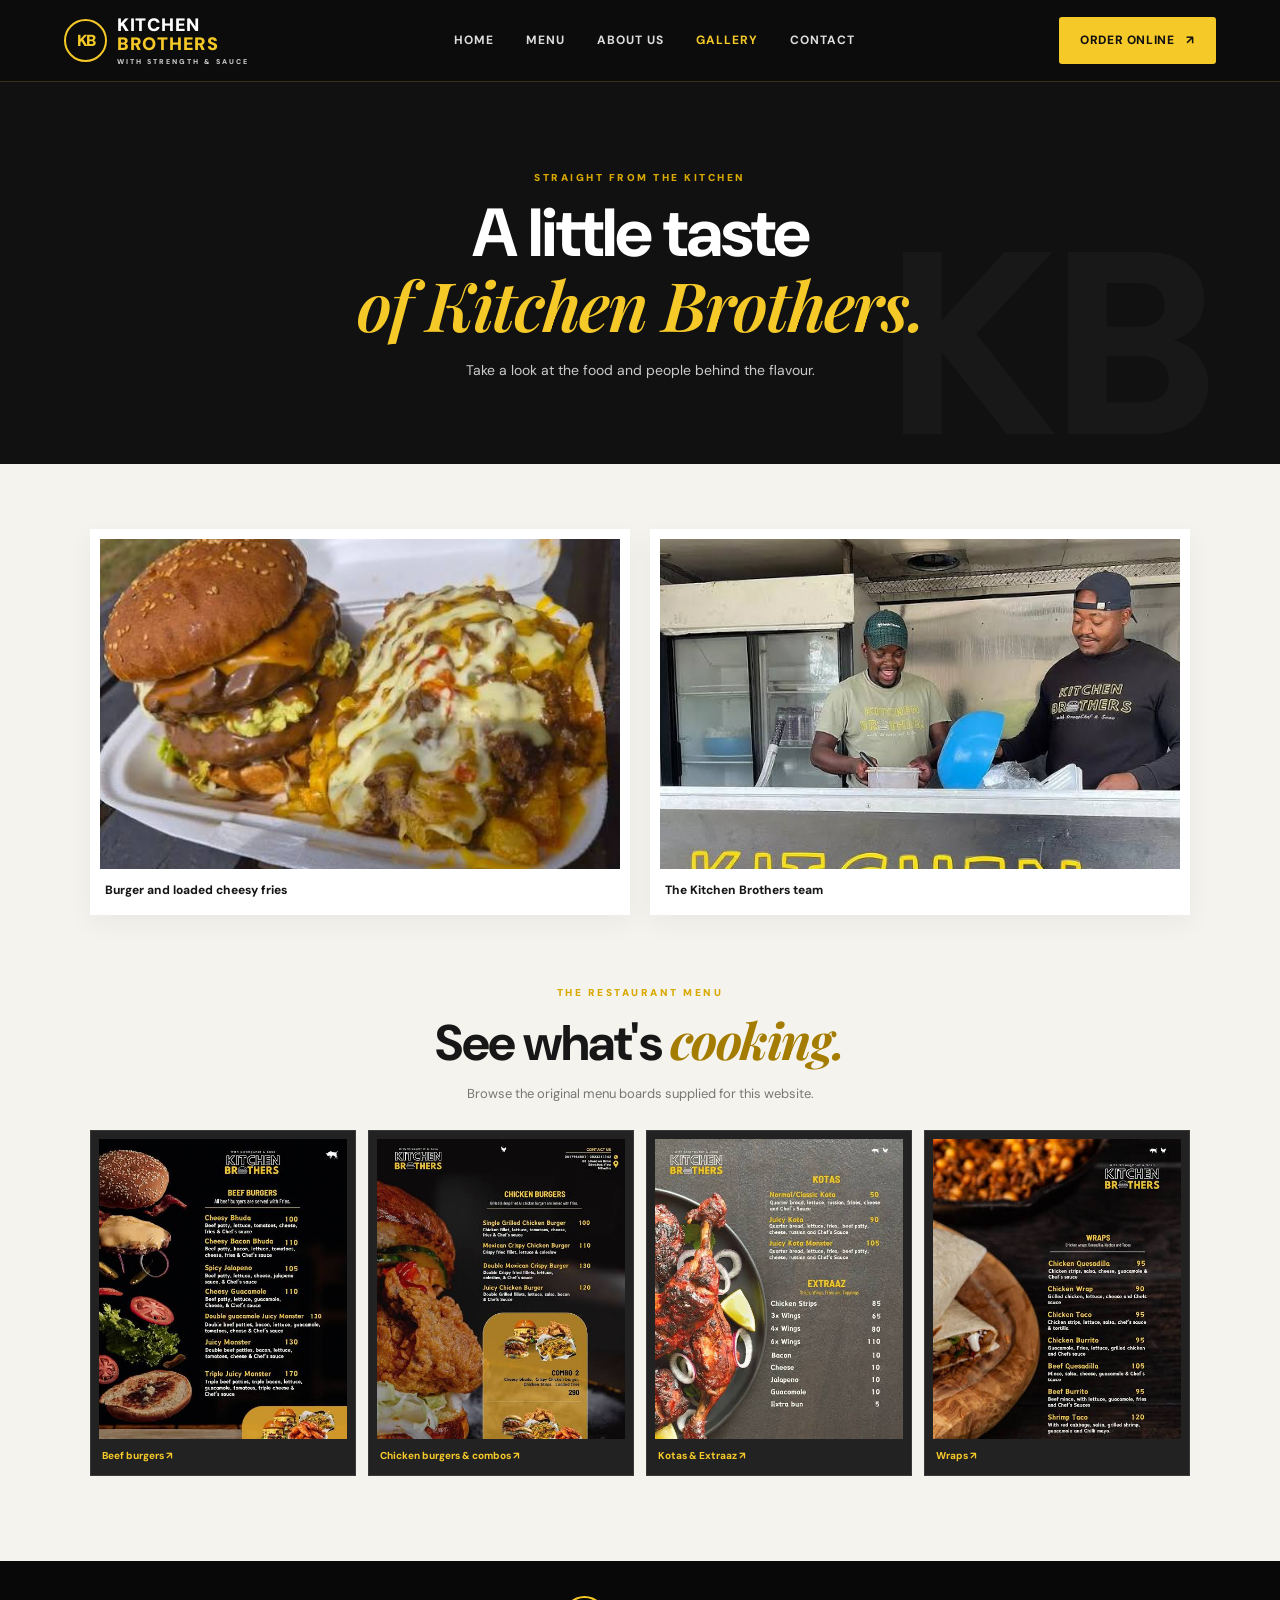
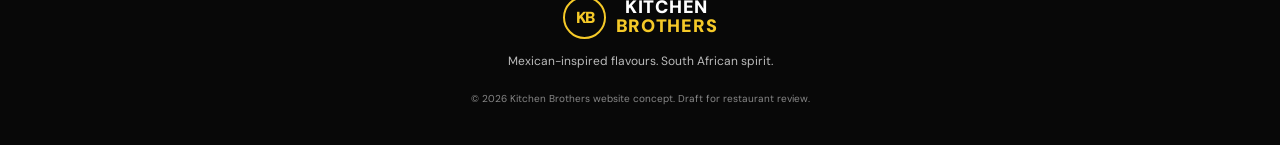
<file: html/gallery.html>
<!DOCTYPE html>
<html lang="en">
<head>
  <meta charset="UTF-8">
  <meta name="viewport" content="width=device-width, initial-scale=1.0">
  <meta name="description" content="Explore Kitchen Brothers food and restaurant photographs in Mthatha.">
  <meta name="theme-color" content="#111111">
  <meta name="robots" content="index,follow">

  <link rel="icon" type="image/svg+xml" href="favicon.svg">
  <title>Gallery | Kitchen Brothers</title>
  <link rel="preconnect" href="https://fonts.googleapis.com">
  <link rel="preconnect" href="https://fonts.gstatic.com" crossorigin>
  <link href="https://fonts.googleapis.com/css2?family=DM+Sans:wght@400;500;600;700;800&family=Playfair+Display:ital,wght@1,600&display=swap" rel="stylesheet">
  <link rel="stylesheet" href="../style.css">

</head>
<body>

<header class="site-header">
  <a class="brand" href="../index.html" aria-label="Kitchen Brothers home"><span class="brand-mark">KB</span><span class="brand-name">KITCHEN <em>BROTHERS</em><small>WITH STRENGTH &amp; SAUCE</small></span></a>
  <button class="menu-toggle" id="menuToggle" aria-label="Toggle navigation" aria-expanded="false">☰</button>

  <nav class="nav" id="mainNav">
    <a href="../index.html">Home</a>
    <a href="#menu">Menu</a>
    <a href="/html/about.html" >About us</a>
    <a href="/html/gallery.html" aria-current="page">Gallery</a>
    <a href="/html/contact.html" >Contact</a>
  </nav>
  <a class="button button-gold cart-header" href="index.html#menu">Order online <span>↗</span></a>
</header>
<main>
<section class="inner-page-hero"><p class="eyebrow">STRAIGHT FROM THE KITCHEN</p><h1>A little taste<br><em>of Kitchen Brothers.</em></h1><p>Take a look at the food and people behind the flavour.</p>
</section>

<section class="section gallery-page-section">
<div class="gallery-page-grid">
<figure>
  <img src="../assets/food-feature.png" alt="Kitchen Brothers burger and loaded cheesy fries"><figcaption>Burger and loaded cheesy fries</figcaption>
</figure>
<figure>
  <img src="../assets/team-kitchen.png" alt="Kitchen Brothers team preparing food"><figcaption>The Kitchen Brothers team</figcaption>
</figure>
</div>

<div class="section-heading original-heading"><p class="eyebrow">THE RESTAURANT MENU</p><h2>See what's <em>cooking.</em></h2><p>Browse the original menu boards supplied for this website.</p>
</div>
<div class="menu-board-grid gallery-menu-boards">
<a href="../assets/menu-beef-burgers.png" target="_blank" rel="noopener">
  <img src="../assets/menu-beef-burgers.png" alt="Original beef burger menu"><span>Beef burgers ↗</span></a>
<a href="../assets/menu-chicken-combos.png" target="_blank" rel="noopener">
  <img src="../assets/menu-chicken-combos.png" alt="Original chicken burgers and combos menu"><span>Chicken burgers &amp; combos ↗</span></a>
<a href="../assets/menu-kotas-extras.png" target="_blank" rel="noopener">
  <img src="../assets/menu-kotas-extras.png" alt="Original kotas and extras menu"><span>Kotas &amp; Extraaz ↗</span></a>
<a href="../assets/menu-wraps.png" target="_blank" rel="noopener">
  <img src="../assets/menu-wraps.png" alt="Original wraps menu"><span>Wraps ↗</span></a>
</div>
</section>
</main>

<footer class="site-footer"><a class="brand" href="../index.html"><span class="brand-mark">KB</span><span class="brand-name">KITCHEN <em>BROTHERS</em></span></a><p>Mexican-inspired flavours. South African spirit.</p><small>© <span id="year"></span> Kitchen Brothers website concept. Draft for restaurant review.</small>
</footer>

<script>
document.querySelector("#year").textContent=new Date().getFullYear();

const t=document.querySelector("#menuToggle"),n=document.querySelector("#mainNav");
t.addEventListener("click",()=>{const o=n.classList.toggle("open");t.setAttribute("aria-expanded",String(o));
t.textContent=o?"×":"☰"});
n.querySelectorAll("a").forEach(a=>a.addEventListener("click",()=>{n.classList.remove("open");
t.setAttribute("aria-expanded","false");t.textContent="☰"}));

</script>
</body>
</html>
</file>
<file: style.css>
*{box-sizing:border-box;margin:0;padding:0}html{scroll-behavior:smooth;scroll-padding-top:85px}body{font-family:"DM Sans",Arial,sans-serif;background:#f5f3ed;color:#171717;line-height:1.6}a{color:inherit;text-decoration:none}:root{--gold:#f5c928;--gold2:#d9a900;--black:#111;--muted:#777}
.site-header{height:82px;padding:0 5%;display:flex;align-items:center;justify-content:space-between;gap:25px;background:#0c0c0c;color:#fff;position:sticky;top:0;z-index:30;border-bottom:1px solid #38301b}.brand{display:flex;align-items:center;gap:10px;min-width:max-content}.brand-mark{display:grid;place-items:center;width:43px;height:43px;border:2px solid var(--gold);border-radius:50%;font-weight:900;color:var(--gold);letter-spacing:-2px}.brand-name{font-size:18px;font-weight:900;line-height:1.05;letter-spacing:.7px}.brand-name em{display:block;color:var(--gold);font-style:normal}.brand-name small{display:block;font-size:7px;letter-spacing:2px;color:#c7c7c7;margin-top:4px}.nav{display:flex;align-items:center;gap:clamp(15px,2.5vw,34px)}.nav a{font-size:12px;text-transform:uppercase;letter-spacing:1px;font-weight:700;color:#ddd}.nav a:hover{color:var(--gold)}.menu-toggle{display:none;background:none;border:0;color:white;font-size:27px}.button{display:inline-flex;align-items:center;justify-content:center;gap:12px;border:1px solid transparent;border-radius:3px;padding:13px 20px;font-size:12px;font-weight:800;letter-spacing:.6px;text-transform:uppercase;cursor:pointer;transition:.2s}.button:hover{transform:translateY(-2px)}.button-gold{background:var(--gold);color:#111}.button-gold:hover{background:#ffdc52}.button-light-outline{border-color:#aaa;color:white}.button-outline{border-color:#777;color:white}.cart-header{white-space:nowrap}.cart-count{display:grid;place-items:center;background:#111;color:var(--gold);border:1px solid var(--gold);width:23px;height:23px;border-radius:50%}
.hero{min-height:590px;position:relative;overflow:hidden;background:#101010;color:#fff;display:flex;align-items:center;padding:65px 7%}.hero-shade{position:absolute;inset:0;background:linear-gradient(90deg,#0b0b0b 0%,#101010 39%,rgba(10,10,10,.55) 70%,rgba(0,0,0,.25))}.hero-inner{position:relative;z-index:2;max-width:540px}.eyebrow{font-size:10px;letter-spacing:2.5px;font-weight:900;color:var(--gold2);margin-bottom:12px}.hero h1{font-size:clamp(48px,6.5vw,82px);line-height:.99;letter-spacing:-3px;margin-bottom:22px}.hero h1 span{color:var(--gold)}.hero-copy{font-size:16px;color:#dedede;max-width:420px}.hero-actions{display:flex;gap:12px;margin-top:28px;flex-wrap:wrap}.hero-caption{display:flex;align-items:center;gap:12px;color:#c7c7c7;font-size:9px;letter-spacing:2px;margin-top:55px}.caption-line{height:1px;width:40px;background:var(--gold)}.hero-photo{position:absolute;right:7%;top:13%;width:43%;height:74%;z-index:1;transform:rotate(2deg);border:8px solid #171717;box-shadow:0 20px 65px #0009}.hero-photo img{width:100%;height:100%;object-fit:cover}.hero-stamp{position:absolute;right:4%;bottom:8%;z-index:3;width:104px;height:104px;border-radius:50%;background:var(--gold);color:#111;display:grid;place-content:center;text-align:center;transform:rotate(10deg);font-size:12px;line-height:1.15;box-shadow:0 8px 24px #0007}.hero-stamp span{font-size:17px}
.quick-strip{display:grid;grid-template-columns:repeat(3,1fr);background:var(--gold);padding:22px 7%;gap:20px}.quick-strip>div{display:flex;align-items:center;gap:13px;border-right:1px solid #a98200}.quick-strip>div:last-child{border:0}.strip-icon{font-size:25px}.quick-strip span:last-child{display:grid}.quick-strip strong{font-size:12px;text-transform:uppercase;letter-spacing:1px}.quick-strip small{font-size:11px;color:#4b3b00}
.section{padding:85px 7%}.section-heading{text-align:center;max-width:680px;margin:0 auto 35px}.section-heading h2,.board-copy h2,.story-copy h2,.contact-section h2{font-size:clamp(34px,4vw,50px);line-height:1.08;letter-spacing:-1.5px;margin-bottom:14px}.section-heading h2 em,.story-copy h2 em{font-family:"Playfair Display",serif;color:#a47c00}.section-heading>p:last-child{font-size:13px;color:var(--muted)}.category-tabs{display:flex;justify-content:center;gap:8px;flex-wrap:wrap;margin:0 auto 30px}.category-tab{border:1px solid #d6d1c5;background:transparent;padding:9px 15px;font:700 11px "DM Sans",sans-serif;cursor:pointer;border-radius:30px}.category-tab.active,.category-tab:hover{background:#111;color:var(--gold);border-color:#111}.menu-grid{display:grid;grid-template-columns:repeat(3,1fr);gap:17px;max-width:1200px;margin:auto}.menu-card{background:#fff;border:1px solid #e9e5db;display:flex;flex-direction:column;min-height:190px;box-shadow:0 5px 18px #00000008}.menu-card-top{padding:19px 19px 10px;display:flex;justify-content:space-between;gap:12px}.menu-card h3{font-size:15px;line-height:1.25}.menu-card .price{font-size:15px;font-weight:900;color:#927000;white-space:nowrap}.menu-card p{font-size:12px;color:#777;padding:0 19px 15px;flex:1}.menu-card-bottom{padding:0 19px 17px;display:flex;justify-content:space-between;align-items:center}.menu-card .category-label{font-size:9px;color:#888;text-transform:uppercase;letter-spacing:1px}.add-button{background:#111;color:var(--gold);border:0;padding:9px 13px;font-size:10px;font-weight:800;text-transform:uppercase;cursor:pointer}.add-button:hover{background:#333}.menu-footnote{text-align:center;font-size:11px;color:#777;max-width:760px;margin:28px auto 0}
.menu-board-section{background:#141414;color:#fff;padding:75px 7%;display:grid;grid-template-columns:.7fr 1.6fr;gap:5%;align-items:center}.board-copy h2{color:#fff}.board-copy p:not(.eyebrow){color:#bbb;font-size:13px;max-width:300px}.menu-board-grid{display:grid;grid-template-columns:repeat(4,1fr);gap:12px}.menu-board-grid a{display:block;background:#222;padding:8px;border:1px solid #393939}.menu-board-grid img{display:block;width:100%;height:210px;object-fit:cover;object-position:top}.menu-board-grid span{display:block;color:var(--gold);font-size:10px;font-weight:800;padding:9px 3px 3px}
.story-section{background:#eae6dc;display:grid;grid-template-columns:1fr 1fr;gap:8%;align-items:center;padding:80px 9%}.story-image{height:380px;overflow:hidden;border:8px solid #fff;box-shadow:0 15px 40px #0002}.story-image img{width:100%;height:100%;object-fit:cover}.story-copy p:not(.eyebrow){font-size:14px;color:#555;margin:14px 0}.text-link{display:inline-block;margin-top:13px;color:#8b6900;font-size:12px;font-weight:900;text-transform:uppercase;letter-spacing:1px}.gallery-section{background:#fff}.gallery-grid{display:grid;grid-template-columns:1fr 1fr;gap:18px;max-width:1000px;margin:auto}.gallery-grid img{width:100%;height:300px;object-fit:cover}
.contact-section{background:#101010;color:#fff;padding:65px 8%;display:flex;justify-content:space-between;align-items:center;gap:25px}.contact-section p:not(.eyebrow){color:#ccc;font-size:13px}.phone-links{display:flex;gap:20px;margin-top:13px}.phone-links a{color:var(--gold);font-weight:800;font-size:13px}.contact-actions{display:flex;gap:10px;flex-wrap:wrap}.site-footer{background:#080808;color:#fff;text-align:center;padding:35px 20px}.site-footer .brand{justify-content:center}.site-footer>p{font-size:12px;color:#bbb;margin:13px 0}.site-footer small{font-size:10px;color:#888}
.modal-backdrop{position:fixed;inset:0;background:#000b;z-index:60;display:flex;justify-content:flex-end}.modal-backdrop[hidden]{display:none}.modal-panel{width:min(100%,490px);height:100%;overflow:auto;background:#fff;padding:27px;box-shadow:-10px 0 40px #0004}.checkout-panel{width:min(100%,550px)}.modal-heading{display:flex;justify-content:space-between;align-items:center;border-bottom:1px solid #e8e4dc;padding-bottom:18px;margin-bottom:20px}.modal-heading h2{font-size:27px;line-height:1.2}.close-modal{border:0;background:#eee;border-radius:50%;width:38px;height:38px;font-size:27px;cursor:pointer}.cart-line{display:grid;grid-template-columns:1fr auto;gap:10px;padding:14px 0;border-bottom:1px solid #eee}.cart-line h3{font-size:14px}.cart-line small{color:#888}.quantity{display:flex;align-items:center;gap:9px;margin-top:8px}.quantity button{width:26px;height:26px;border:1px solid #ddd;background:#fafafa;border-radius:50%;cursor:pointer}.remove{border:0;background:none;color:#a22;font-size:11px;cursor:pointer}.cart-total{display:flex;justify-content:space-between;padding:18px 0;border-top:2px solid #111;margin-top:18px;font-size:17px}.fine-print{font-size:11px;color:#777;line-height:1.5;margin:8px 0 15px}.full-button{width:100%;margin-top:12px}.empty-cart{text-align:center;color:#777;padding:40px 5px}.fulfilment-options{display:grid;grid-template-columns:1fr 1fr;gap:10px;margin-bottom:18px}.choice{display:flex;gap:9px;border:1px solid #ddd;border-radius:6px;padding:13px;cursor:pointer}.choice:has(input:checked){border-color:#c99a00;background:#fff9df}.choice input{accent-color:#b78c00;margin-top:4px}.choice span{display:grid}.choice small{font-size:10px;color:#888}.form-grid{display:grid;gap:13px}.form-grid label{display:grid;gap:6px;font-size:11px;font-weight:800}.form-grid input,.form-grid textarea{width:100%;border:1px solid #d8d5ce;border-radius:4px;padding:11px;font:14px "DM Sans",sans-serif}.form-grid textarea{resize:vertical}.preview-line{display:flex;justify-content:space-between;gap:12px;padding:9px 0;border-bottom:1px solid #eee;font-size:13px}
@media(max-width:1000px){.hero-photo{right:4%;width:40%}.menu-grid{grid-template-columns:repeat(2,1fr)}.menu-board-section{grid-template-columns:1fr}.menu-board-grid img{height:250px}}
@media(max-width:760px){.site-header{height:70px;padding:0 4%;gap:10px}.menu-toggle{display:block;order:3}.nav{display:none;position:absolute;top:70px;left:0;right:0;background:#111;padding:12px 6% 20px;flex-direction:column;align-items:stretch;gap:0}.nav.open{display:flex}.nav a{padding:12px 0;border-bottom:1px solid #333}.brand-mark{width:37px;height:37px}.brand-name{font-size:15px}.brand-name small{font-size:6px}.cart-header{padding:9px 10px;font-size:9px}.hero{padding:55px 7% 35px;display:block}.hero-inner{max-width:100%}.hero h1{font-size:58px}.hero-photo{position:relative;right:auto;top:auto;width:100%;height:250px;margin:38px 0 10px;transform:none;border-width:5px}.hero-stamp{width:83px;height:83px;right:4%;bottom:5%;font-size:10px}.quick-strip{grid-template-columns:1fr;padding:18px 7%;gap:13px}.quick-strip>div{border-right:0;border-bottom:1px solid #a98200;padding-bottom:12px}.quick-strip>div:last-child{border:0;padding:0}.section{padding:60px 6%}.menu-grid{grid-template-columns:1fr}.menu-board-section{padding:55px 6%}.menu-board-grid{grid-template-columns:repeat(2,1fr)}.menu-board-grid img{height:230px}.story-section{grid-template-columns:1fr;padding:55px 7%;gap:28px}.story-image{height:280px}.gallery-grid{grid-template-columns:1fr}.gallery-grid img{height:240px}.contact-section{padding:50px 7%;display:block}.contact-actions{margin-top:20px}.phone-links{flex-wrap:wrap}.modal-panel{padding:21px}}
@media(max-width:390px){.brand-name{font-size:13px}.cart-header{font-size:0;gap:4px}.cart-header .cart-count{font-size:11px}.hero h1{font-size:48px}.menu-board-grid img{height:190px}.fulfilment-options{grid-template-columns:1fr}}

/* Multi-page sections */
.nav a[aria-current="page"]{color:var(--gold)}
.inner-page-hero{background:#111;color:#fff;text-align:center;padding:88px 7% 82px;position:relative;overflow:hidden}
.inner-page-hero:after{content:"KB";position:absolute;right:5%;bottom:-90px;font-size:260px;font-weight:900;color:#ffffff08;pointer-events:none}
.inner-page-hero h1{font-size:clamp(42px,6vw,68px);line-height:1.04;letter-spacing:-2px;margin:8px 0 15px;position:relative;z-index:1}
.inner-page-hero h1 em{font-family:"Playfair Display",serif;color:var(--gold);font-weight:600}
.inner-page-hero>p:last-child{color:#ccc;font-size:14px;position:relative;z-index:1}
.page-story{padding-top:75px;padding-bottom:75px}
.values-section{display:grid;grid-template-columns:repeat(3,1fr);gap:18px;padding:0 8% 80px}
.values-section article{background:#fff;padding:27px;border-top:3px solid var(--gold)}
.values-section article span{font-size:11px;color:#a47c00;font-weight:900;letter-spacing:2px}
.values-section h3{font-size:20px;margin:9px 0}
.values-section p{font-size:12px;color:#777}
.gallery-page-section{padding-top:65px}
.gallery-page-grid{max-width:1100px;margin:0 auto 70px;display:grid;grid-template-columns:1fr 1fr;gap:20px}
.gallery-page-grid figure{background:#fff;padding:10px;box-shadow:0 8px 25px #0000000c}
.gallery-page-grid img{width:100%;height:330px;object-fit:cover;display:block}
.gallery-page-grid figcaption{font-size:12px;font-weight:800;padding:12px 5px 5px}
.original-heading{margin-bottom:25px}
.gallery-menu-boards{max-width:1100px;margin:auto;grid-template-columns:repeat(4,1fr)}
.gallery-menu-boards img{height:300px}
.contact-page-layout{display:grid;grid-template-columns:1fr 1fr;gap:5%;align-items:center;padding:75px 8%;background:#f5f3ed}
.contact-info-card{background:#fff;padding:36px;box-shadow:0 12px 35px #0000000c}
.contact-info-card h2{font-size:34px;line-height:1.1;margin-bottom:27px}
.contact-detail{display:flex;gap:15px;padding:15px 0;border-bottom:1px solid #eee}
.contact-detail>span{color:#a47c00;font-size:22px}
.contact-detail strong{font-size:12px;text-transform:uppercase;letter-spacing:.8px}
.contact-detail p{font-size:13px;color:#666;margin-top:5px}
.contact-detail a{color:#8b6900;font-weight:700}
.contact-photo img{width:100%;height:360px;object-fit:cover;display:block}
.contact-photo p{font-family:"Playfair Display",serif;font-style:italic;font-size:20px;margin-top:12px;color:#806000}
@media(max-width:760px){.inner-page-hero{padding:65px 6%}.page-story{padding:55px 7%}.values-section{grid-template-columns:1fr;padding:0 7% 55px}.gallery-page-grid{grid-template-columns:1fr}.gallery-page-grid img{height:260px}.gallery-menu-boards{grid-template-columns:repeat(2,1fr)}.gallery-menu-boards img{height:220px}.contact-page-layout{grid-template-columns:1fr;padding:50px 6%;gap:30px}.contact-info-card{padding:25px}.contact-photo img{height:270px}}
</file>
